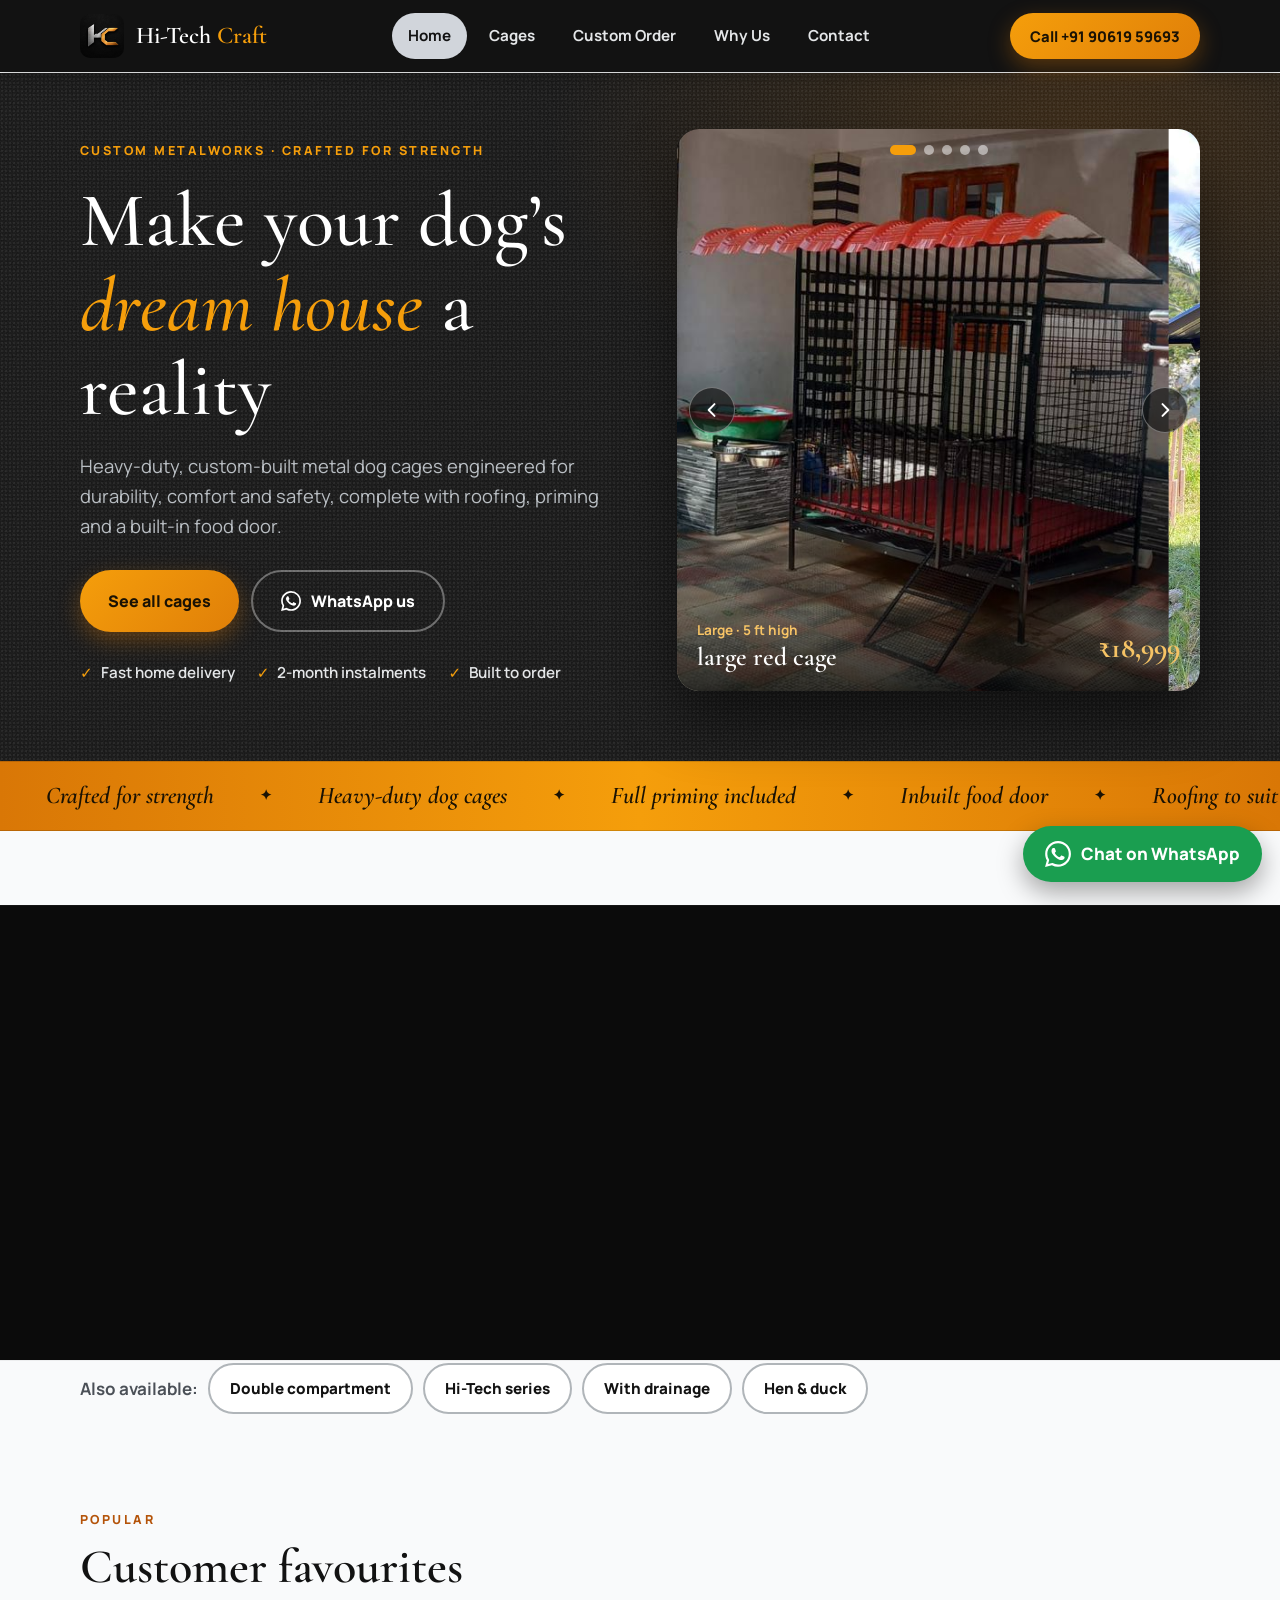
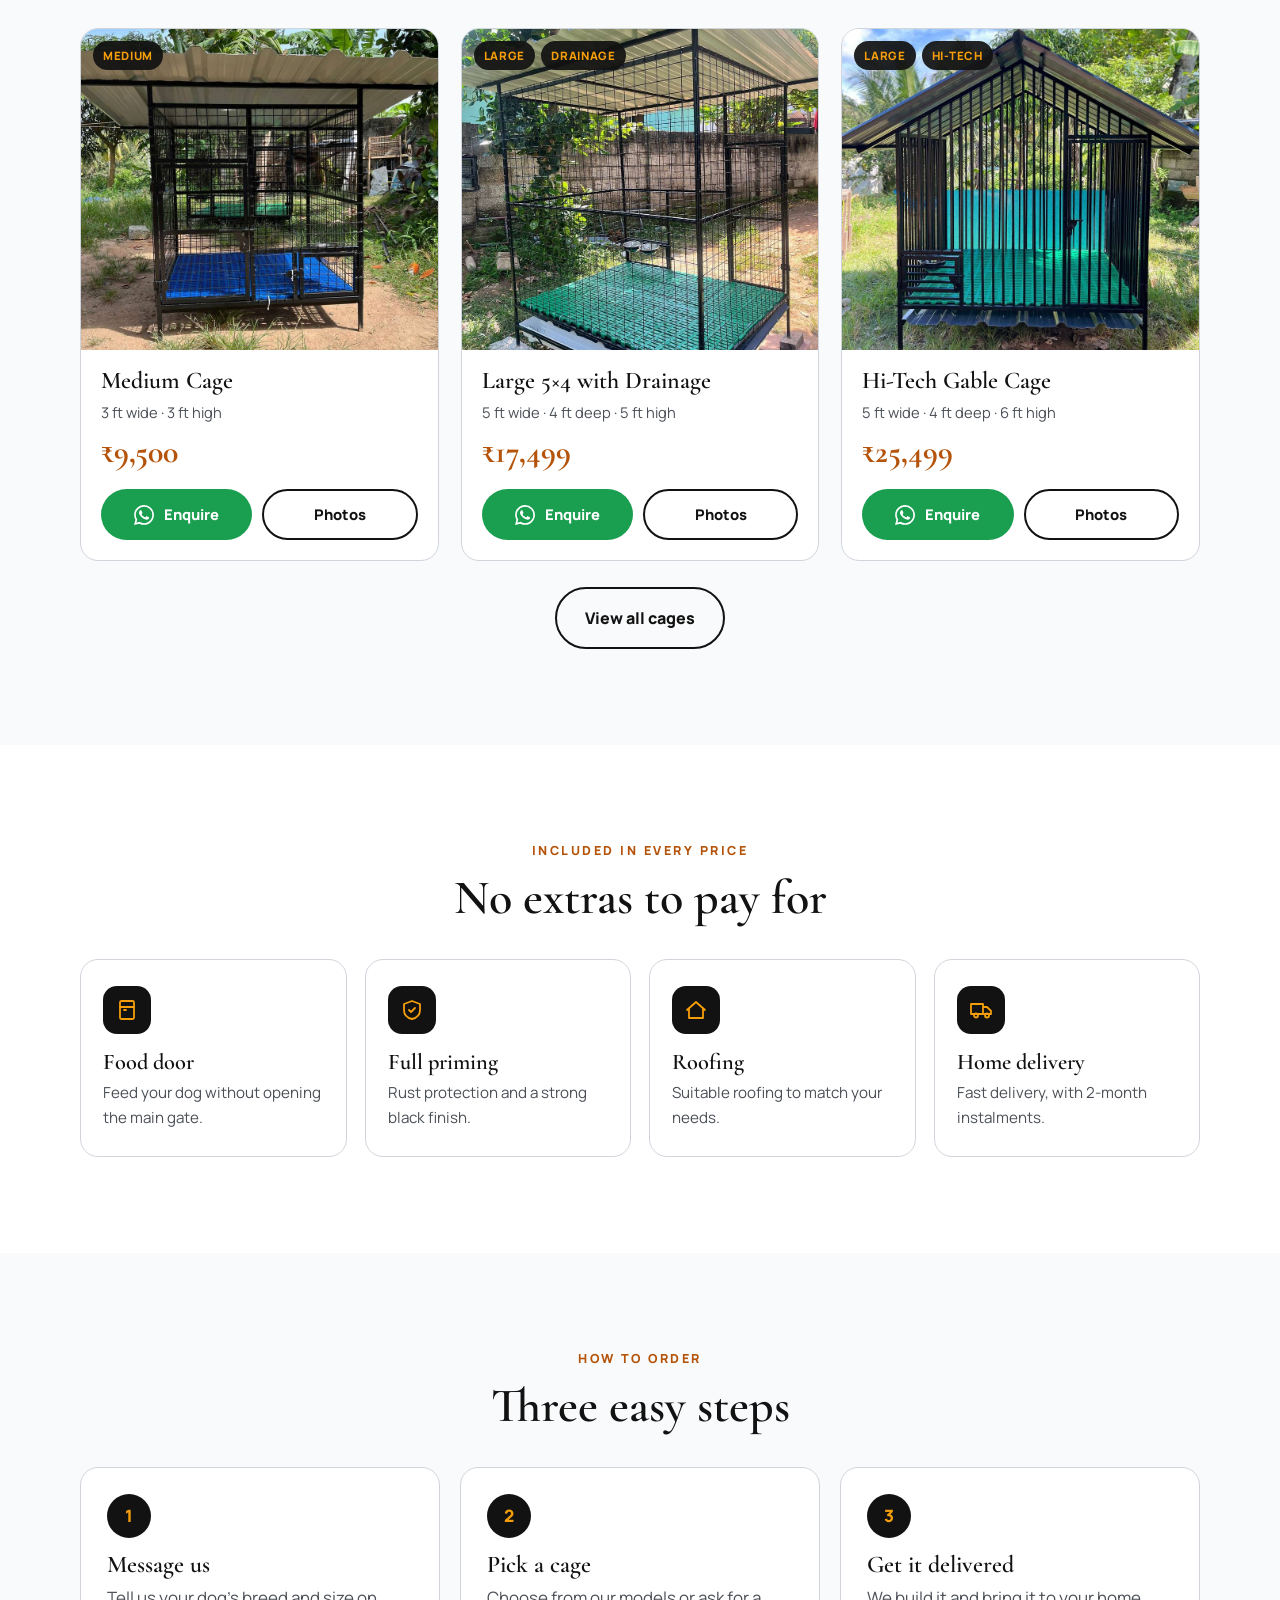
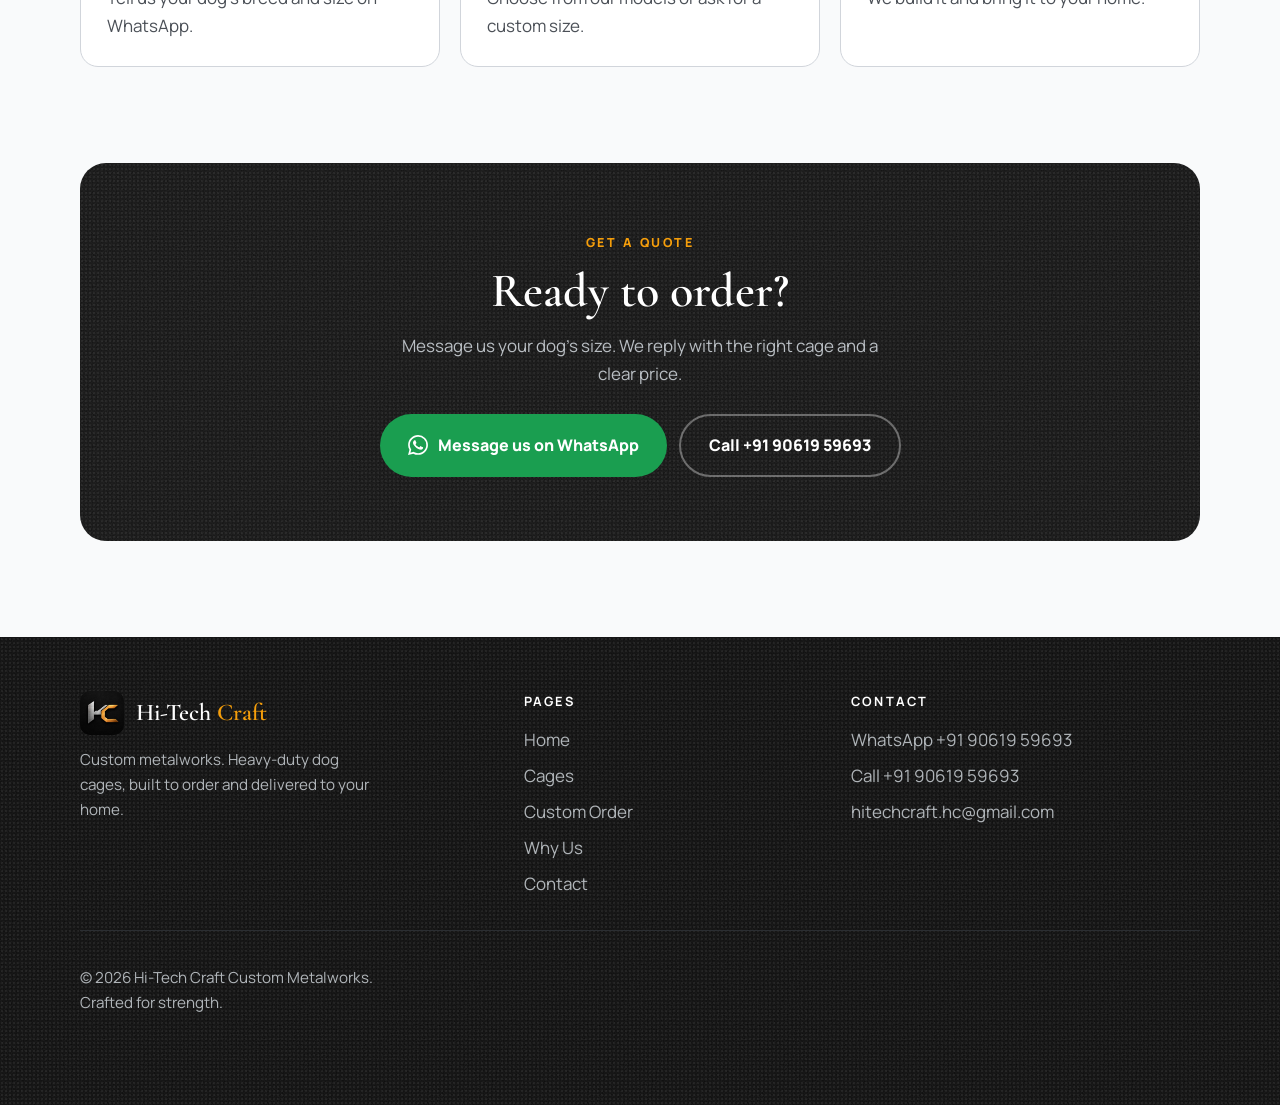
<file: index.html>
<!doctype html>
<html lang="en">
<head>
<meta charset="utf-8">
<meta name="viewport" content="width=device-width,initial-scale=1">
<title>Hi-Tech Craft | Custom Dog Cages</title>
<meta name="description" content="Heavy-duty custom dog cages from ₹4,999 with roofing, priming and a food door. Home delivery and 2-month instalments.">
<link rel="preconnect" href="https://fonts.googleapis.com"><link rel="preconnect" href="https://fonts.gstatic.com" crossorigin>
<link href="https://fonts.googleapis.com/css2?family=Cormorant+Garamond:ital,wght@0,500;0,600;0,700;1,500&family=Manrope:wght@500;600;700;800&display=swap" rel="stylesheet">
<link rel="stylesheet" href="css/style.css">
<script>(function(){var d=document.documentElement;try{if(matchMedia('(prefers-reduced-motion: reduce)').matches)return;d.classList.add('mo');if(document.getElementById&&/(^|\/)(index\.html)?$/.test(location.pathname)&&!sessionStorage.getItem('htc_intro')){d.classList.add('intro');sessionStorage.setItem('htc_intro','1')}setTimeout(function(){d.classList.add('go')},4500)}catch(e){}})()</script>
</head>
<body>
<div id="intro" aria-hidden="true"><div class="in-panel in-top"></div><div class="in-panel in-bot"></div><div class="in-glow"></div>
<div class="in-center"><div class="in-mark"><svg viewBox="0 0 104 104"><circle cx="52" cy="52" r="48"/></svg><img src="img/c00.jpg" alt=""></div>
<div class="in-name"><span>Hi-Tech</span><span>Craft</span></div><div class="in-line"></div><div class="in-tag">Crafted for strength</div></div></div>
<div id="progress"></div>
<header class="site-header"><div class="wrap nav">
<a class="brand" href="index.html"><img src="img/c00.jpg" alt=""><b>Hi-Tech <i>Craft</i></b></a>
<ul class="menu"><li><a href="index.html" class="active" aria-current="page">Home</a></li><li><a href="catalog.html">Cages</a></li><li><a href="custom.html">Custom Order</a></li><li><a href="why-us.html">Why Us</a></li><li><a href="contact.html">Contact</a></li></ul>
<a class="btn btn-gold btn-sm btn-call" href="tel:+919061959693">Call +91 90619 59693</a>
<button class="burger" aria-label="Open menu" aria-expanded="false">Menu</button>
</div></header>
<section class="hero"><div class="wrap hero-grid">
<div><span class="eyebrow">Custom metalworks · Crafted for strength</span>
<h1>Make your dog’s <em>dream house</em> a reality</h1>
<p class="lead">Heavy-duty, custom-built metal dog cages engineered for durability, comfort and safety, complete with roofing, priming and a built-in food door.</p>
<div class="cta-row"><a class="btn btn-gold" href="catalog.html">See all cages</a><a class="btn btn-ghost" target="_blank" rel="noopener" href="https://wa.me/919061959693?text=Hi%20Hi-Tech%20Craft%2C%20I%27d%20like%20to%20know%20more%20about%20your%20dog%20cages."><svg viewBox="0 0 24 24" fill="currentColor"><path d="M17.47 14.38c-.3-.15-1.76-.87-2.03-.97-.27-.1-.47-.15-.67.15-.2.3-.77.97-.94 1.16-.17.2-.35.22-.64.08-.3-.15-1.26-.46-2.39-1.48-.88-.79-1.48-1.76-1.65-2.06-.17-.3-.02-.46.13-.6.13-.13.3-.35.45-.52.15-.17.2-.3.3-.5.1-.2.05-.37-.03-.52-.07-.15-.67-1.61-.92-2.2-.24-.58-.49-.5-.67-.51h-.57c-.2 0-.52.07-.79.37-.27.3-1.04 1.02-1.04 2.48 0 1.46 1.07 2.88 1.21 3.07.15.2 2.1 3.2 5.08 4.49.71.3 1.26.49 1.69.62.71.23 1.36.2 1.87.12.57-.09 1.76-.72 2-1.41.25-.7.25-1.29.17-1.41-.07-.13-.27-.2-.57-.35m-5.42 7.4h-.01a9.87 9.87 0 01-5.03-1.38l-.36-.21-3.74.98 1-3.65-.24-.37a9.86 9.86 0 01-1.51-5.26c0-5.45 4.44-9.88 9.89-9.88 2.64 0 5.12 1.03 6.99 2.9a9.83 9.83 0 012.89 6.99c0 5.45-4.44 9.88-9.88 9.88m8.41-18.3A11.82 11.82 0 0012.05 0C5.5 0 .16 5.34.16 11.89c0 2.1.55 4.14 1.59 5.95L.06 24l6.3-1.65a11.88 11.88 0 005.69 1.45h.01c6.55 0 11.89-5.34 11.89-11.89 0-3.18-1.24-6.17-3.48-8.41z"/></svg> WhatsApp us</a></div>
<ul class="perks"><li>Fast home delivery</li><li>2-month instalments</li><li>Built to order</li></ul></div>
<div class="carousel" id="heroCar" aria-label="Featured cages"></div>
</div></section>
<div class="marquee" aria-hidden="true"><div class="mq"><span>Crafted for strength</span><span>Heavy-duty dog cages</span><span>Full priming included</span><span>Inbuilt food door</span><span>Roofing to suit you</span><span>Made to order</span><span>2-month instalments</span><span>Fast home delivery</span><span>Crafted for strength</span><span>Heavy-duty dog cages</span><span>Full priming included</span><span>Inbuilt food door</span><span>Roofing to suit you</span><span>Made to order</span><span>2-month instalments</span><span>Fast home delivery</span></div></div>

<section class="sec"><div class="wrap">
<div class="sec-head rv"><span class="eyebrow">Step 1</span><h2>Choose a size</h2></div>
<div class="sizes">
<a class="size rv" href="catalog.html#small"><img src="img/c10.jpg" alt="" loading="lazy"><div><h3>Small</h3><p>Puppies and small breeds<br><b>From ₹4,999</b></p></div></a>
<a class="size rv" href="catalog.html#medium"><img src="img/c06.jpg" alt="" loading="lazy"><div><h3>Medium</h3><p>Everyday family dogs<br><b>₹9,500</b></p></div></a>
<a class="size rv" href="catalog.html#large"><img src="img/c16.jpg" alt="" loading="lazy"><div><h3>Large</h3><p>Big, active breeds<br><b>From ₹13,000</b></p></div></a>
</div>
<div class="more-types rv"><span>Also available:</span><a class="chip" href="catalog.html#double">Double compartment</a><a class="chip" href="catalog.html#hitech">Hi-Tech series</a><a class="chip" href="catalog.html#drainage">With drainage</a><a class="chip" href="catalog.html#birds">Hen &amp; duck</a></div>
</div></section>

<section class="sec" style="padding-top:0"><div class="wrap">
<div class="sec-head rv"><span class="eyebrow">Popular</span><h2>Customer favourites</h2></div>
<div class="pgrid" id="popular"></div>
<p style="margin-top:26px;text-align:center"><a class="btn btn-line" href="catalog.html">View all cages</a></p>
</div></section>

<section class="sec" style="background:var(--card)"><div class="wrap">
<div class="sec-head center rv"><span class="eyebrow">Included in every price</span><h2>No extras to pay for</h2></div>
<div class="feats">
<div class="feat rv"><div class="ic"><svg viewBox="0 0 24 24" fill="none" stroke="currentColor" stroke-width="1.8" stroke-linecap="round" stroke-linejoin="round"><rect x="5" y="3" width="14" height="18" rx="1.5"/><path d="M9 12h2M5 9h14"/></svg></div><h3>Food door</h3><p>Feed your dog without opening the main gate.</p></div>
<div class="feat rv"><div class="ic"><svg viewBox="0 0 24 24" fill="none" stroke="currentColor" stroke-width="1.8" stroke-linecap="round" stroke-linejoin="round"><path d="M12 3l8 3v6c0 5-3.5 8-8 9-4.5-1-8-4-8-9V6z"/><path d="M9 12l2 2 4-4"/></svg></div><h3>Full priming</h3><p>Rust protection and a strong black finish.</p></div>
<div class="feat rv"><div class="ic"><svg viewBox="0 0 24 24" fill="none" stroke="currentColor" stroke-width="1.8" stroke-linecap="round" stroke-linejoin="round"><path d="M3 12l9-8 9 8"/><path d="M5 11v9h14v-9"/></svg></div><h3>Roofing</h3><p>Suitable roofing to match your needs.</p></div>
<div class="feat rv"><div class="ic"><svg viewBox="0 0 24 24" fill="none" stroke="currentColor" stroke-width="1.8" stroke-linecap="round" stroke-linejoin="round"><path d="M2 6h12v10H2zM14 9h4l4 4v3h-8z"/><circle cx="7" cy="17.5" r="2"/><circle cx="18" cy="17.5" r="2"/></svg></div><h3>Home delivery</h3><p>Fast delivery, with 2-month instalments.</p></div>
</div></div></section>

<section class="sec"><div class="wrap">
<div class="sec-head center rv"><span class="eyebrow">How to order</span><h2>Three easy steps</h2></div>
<div class="steps">
<div class="step rv"><h3>Message us</h3><p>Tell us your dog’s breed and size on WhatsApp.</p></div>
<div class="step rv"><h3>Pick a cage</h3><p>Choose from our models or ask for a custom size.</p></div>
<div class="step rv"><h3>Get it delivered</h3><p>We build it and bring it to your home.</p></div>
</div></div></section>
<section class="sec" style="padding-top:0"><div class="wrap"><div class="band rv"><span class="eyebrow">Get a quote</span><h2>Ready to order?</h2><p>Message us your dog’s size. We reply with the right cage and a clear price.</p>
<div class="cta-row"><a class="btn btn-wa" target="_blank" rel="noopener" href="https://wa.me/919061959693?text=Hi%20Hi-Tech%20Craft%2C%20I%27d%20like%20to%20know%20more%20about%20your%20dog%20cages."><svg viewBox="0 0 24 24" fill="currentColor"><path d="M17.47 14.38c-.3-.15-1.76-.87-2.03-.97-.27-.1-.47-.15-.67.15-.2.3-.77.97-.94 1.16-.17.2-.35.22-.64.08-.3-.15-1.26-.46-2.39-1.48-.88-.79-1.48-1.76-1.65-2.06-.17-.3-.02-.46.13-.6.13-.13.3-.35.45-.52.15-.17.2-.3.3-.5.1-.2.05-.37-.03-.52-.07-.15-.67-1.61-.92-2.2-.24-.58-.49-.5-.67-.51h-.57c-.2 0-.52.07-.79.37-.27.3-1.04 1.02-1.04 2.48 0 1.46 1.07 2.88 1.21 3.07.15.2 2.1 3.2 5.08 4.49.71.3 1.26.49 1.69.62.71.23 1.36.2 1.87.12.57-.09 1.76-.72 2-1.41.25-.7.25-1.29.17-1.41-.07-.13-.27-.2-.57-.35m-5.42 7.4h-.01a9.87 9.87 0 01-5.03-1.38l-.36-.21-3.74.98 1-3.65-.24-.37a9.86 9.86 0 01-1.51-5.26c0-5.45 4.44-9.88 9.89-9.88 2.64 0 5.12 1.03 6.99 2.9a9.83 9.83 0 012.89 6.99c0 5.45-4.44 9.88-9.88 9.88m8.41-18.3A11.82 11.82 0 0012.05 0C5.5 0 .16 5.34.16 11.89c0 2.1.55 4.14 1.59 5.95L.06 24l6.3-1.65a11.88 11.88 0 005.69 1.45h.01c6.55 0 11.89-5.34 11.89-11.89 0-3.18-1.24-6.17-3.48-8.41z"/></svg> Message us on WhatsApp</a><a class="btn btn-ghost" href="tel:+919061959693">Call +91 90619 59693</a></div></div></div></section>

<footer class="footer"><div class="wrap">
<div class="foot-grid">
<div><a class="brand" href="index.html"><img src="img/c00.jpg" alt=""><b>Hi-Tech <i>Craft</i></b></a><p>Custom metalworks. Heavy-duty dog cages, built to order and delivered to your home.</p></div>
<div><h4>Pages</h4><ul><li><a href="index.html">Home</a></li><li><a href="catalog.html">Cages</a></li><li><a href="custom.html">Custom Order</a></li><li><a href="why-us.html">Why Us</a></li><li><a href="contact.html">Contact</a></li></ul></div>
<div><h4>Contact</h4><ul><li><a target="_blank" rel="noopener" href="https://wa.me/919061959693?text=Hi%20Hi-Tech%20Craft%2C%20I%27d%20like%20to%20know%20more%20about%20your%20dog%20cages.">WhatsApp +91 90619 59693</a></li><li><a href="tel:+919061959693">Call +91 90619 59693</a></li><li><a href="mailto:hitechcraft.hc@gmail.com">hitechcraft.hc@gmail.com</a></li></ul></div>
</div>
<p class="foot-bot">© <span data-year></span> Hi-Tech Craft Custom Metalworks. Crafted for strength.</p>
</div></footer>
<a class="fab" target="_blank" rel="noopener" href="https://wa.me/919061959693?text=Hi%20Hi-Tech%20Craft%2C%20I%27d%20like%20to%20know%20more%20about%20your%20dog%20cages."><svg viewBox="0 0 24 24" fill="currentColor"><path d="M17.47 14.38c-.3-.15-1.76-.87-2.03-.97-.27-.1-.47-.15-.67.15-.2.3-.77.97-.94 1.16-.17.2-.35.22-.64.08-.3-.15-1.26-.46-2.39-1.48-.88-.79-1.48-1.76-1.65-2.06-.17-.3-.02-.46.13-.6.13-.13.3-.35.45-.52.15-.17.2-.3.3-.5.1-.2.05-.37-.03-.52-.07-.15-.67-1.61-.92-2.2-.24-.58-.49-.5-.67-.51h-.57c-.2 0-.52.07-.79.37-.27.3-1.04 1.02-1.04 2.48 0 1.46 1.07 2.88 1.21 3.07.15.2 2.1 3.2 5.08 4.49.71.3 1.26.49 1.69.62.71.23 1.36.2 1.87.12.57-.09 1.76-.72 2-1.41.25-.7.25-1.29.17-1.41-.07-.13-.27-.2-.57-.35m-5.42 7.4h-.01a9.87 9.87 0 01-5.03-1.38l-.36-.21-3.74.98 1-3.65-.24-.37a9.86 9.86 0 01-1.51-5.26c0-5.45 4.44-9.88 9.89-9.88 2.64 0 5.12 1.03 6.99 2.9a9.83 9.83 0 012.89 6.99c0 5.45-4.44 9.88-9.88 9.88m8.41-18.3A11.82 11.82 0 0012.05 0C5.5 0 .16 5.34.16 11.89c0 2.1.55 4.14 1.59 5.95L.06 24l6.3-1.65a11.88 11.88 0 005.69 1.45h.01c6.55 0 11.89-5.34 11.89-11.89 0-3.18-1.24-6.17-3.48-8.41z"/></svg> Chat on WhatsApp</a>
<div class="modal" id="modal"></div>
<script src="js/products.js"></script>
<script src="js/app.js"></script>
</body>
</html>
</file>
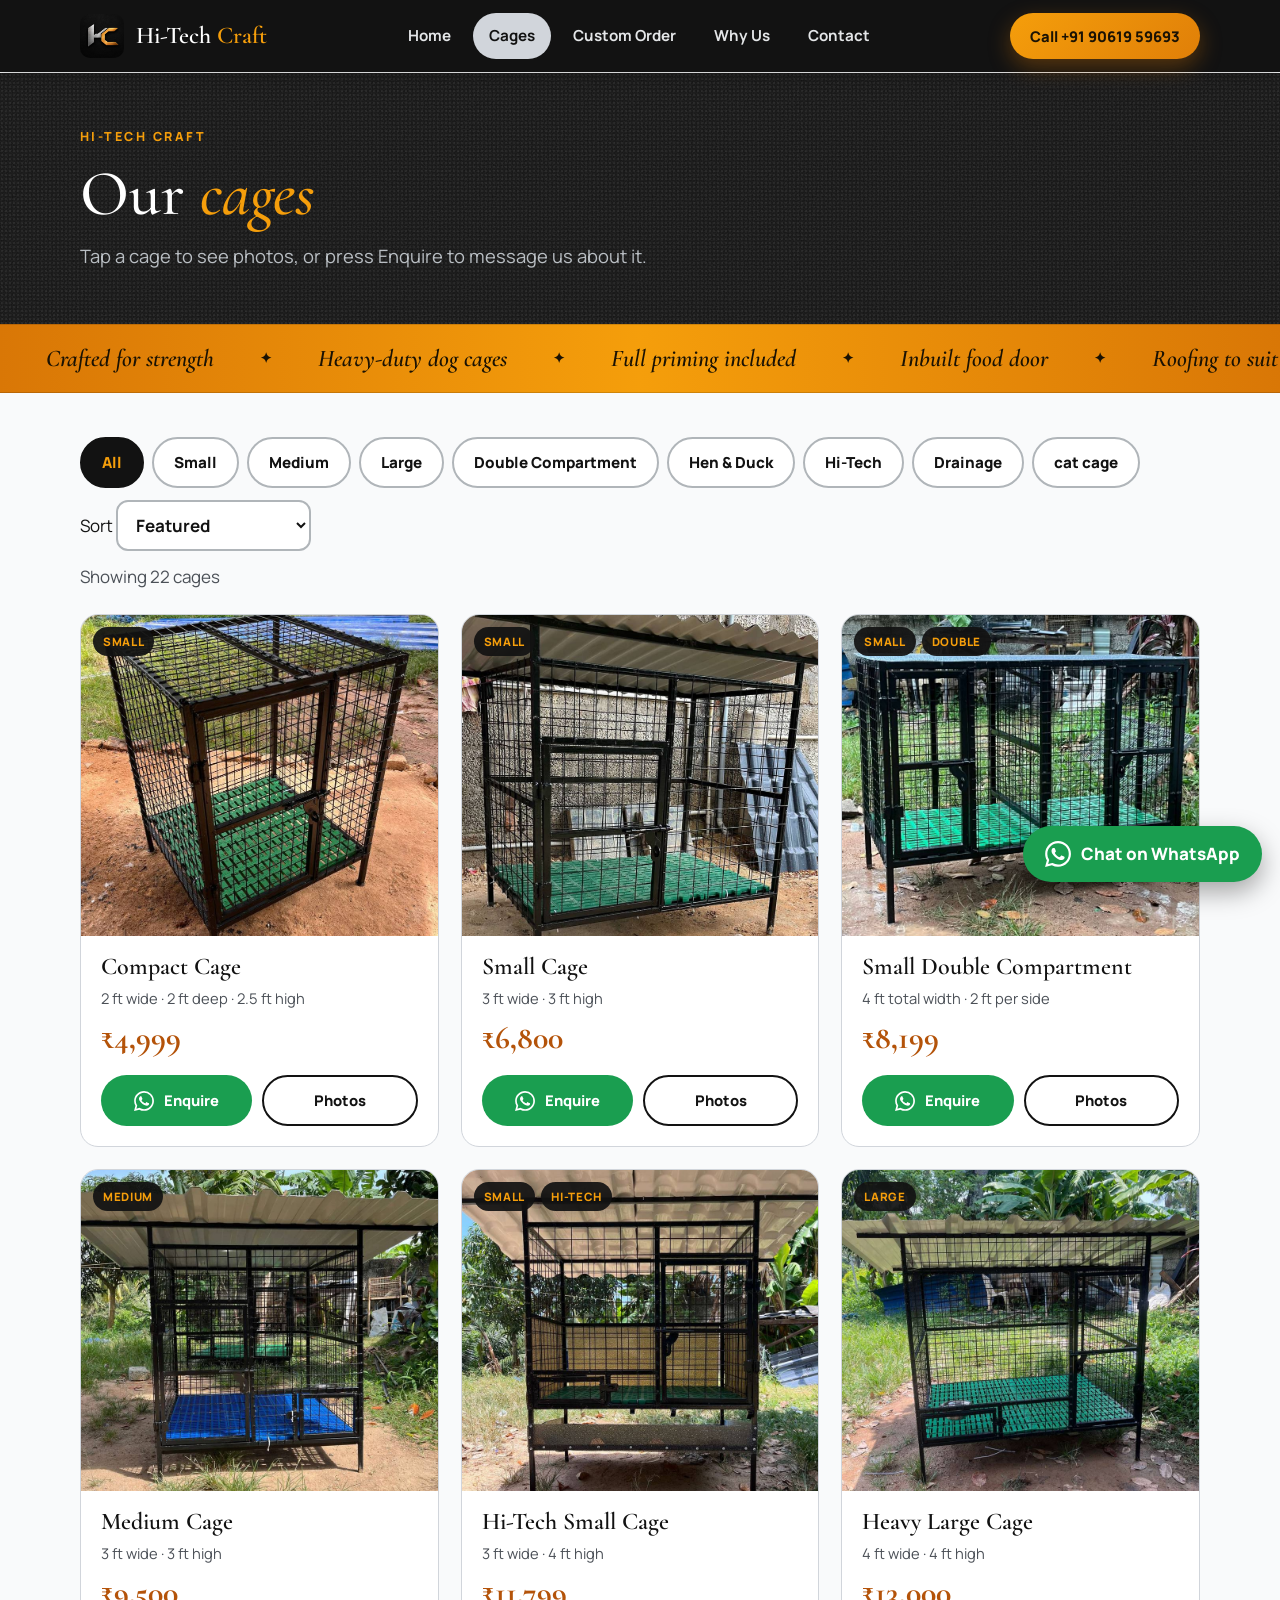
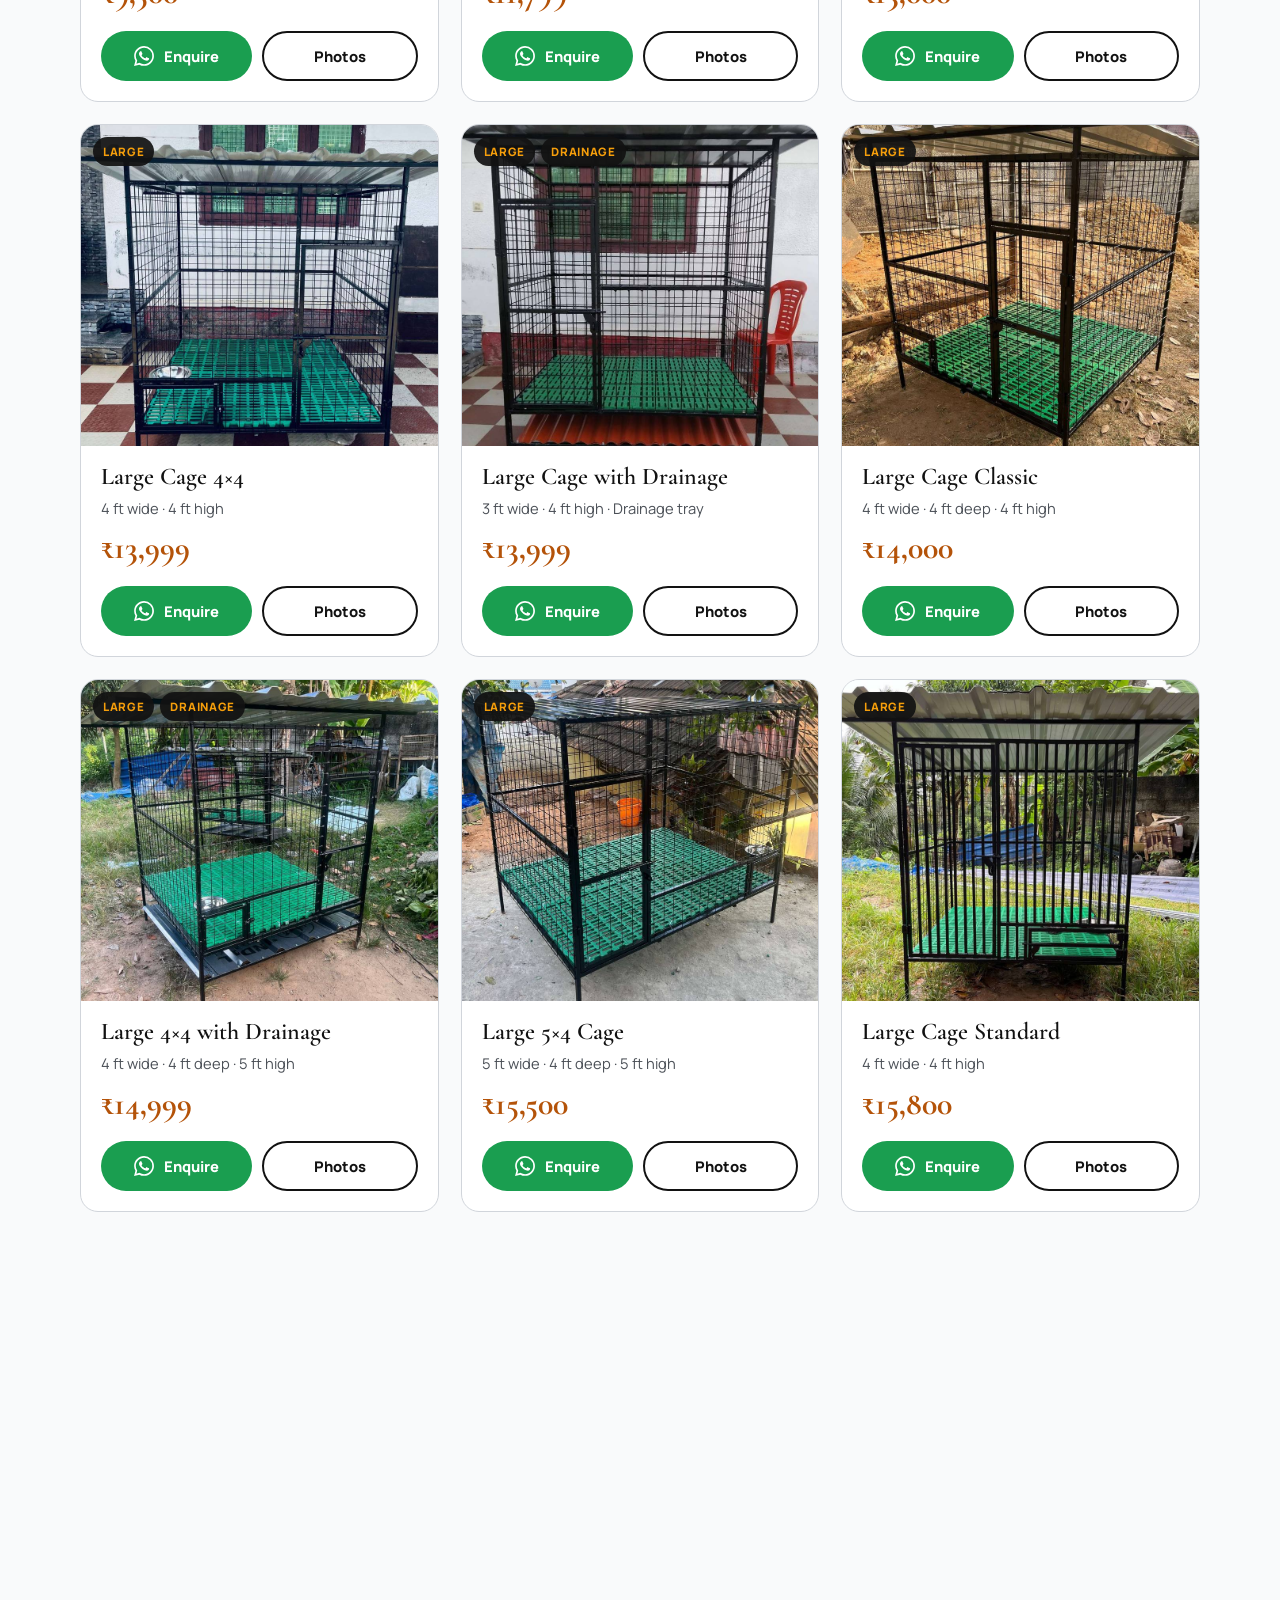
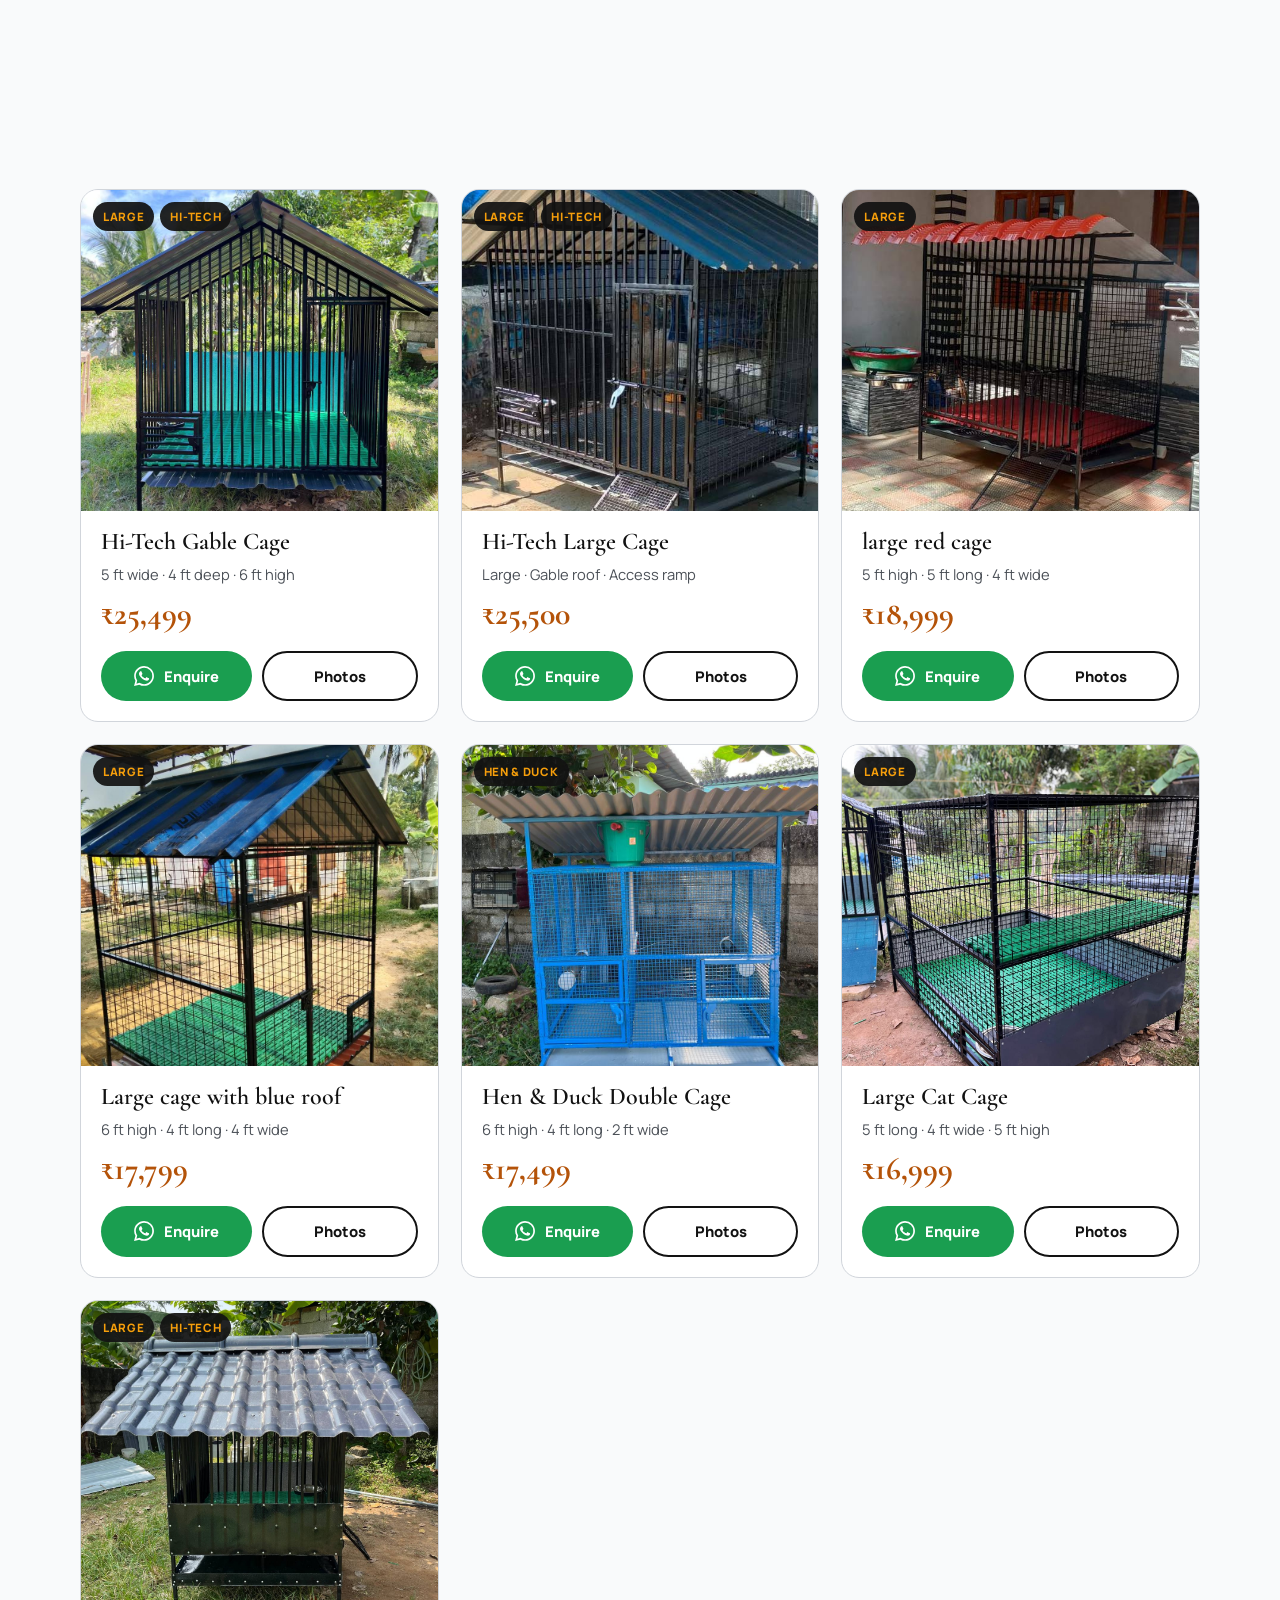
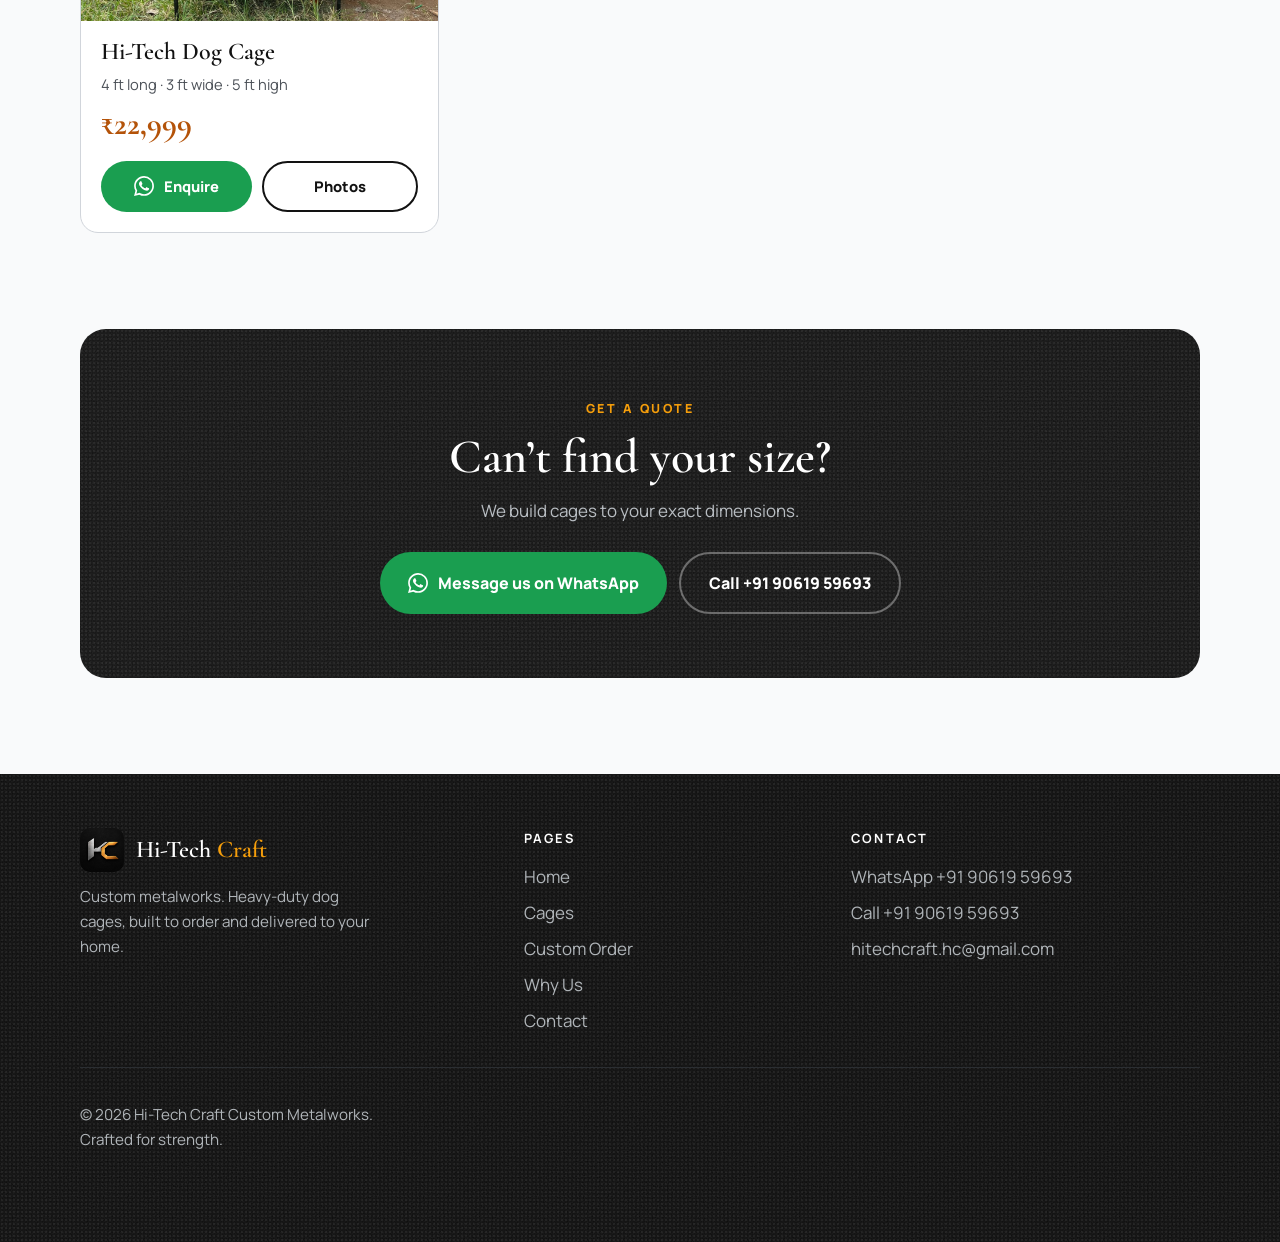
<file: catalog.html>
<!doctype html>
<html lang="en">
<head>
<meta charset="utf-8">
<meta name="viewport" content="width=device-width,initial-scale=1">
<title>Cages | Hi-Tech Craft</title>
<meta name="description" content="All Hi-Tech Craft dog cage models with sizes and prices.">
<link rel="preconnect" href="https://fonts.googleapis.com"><link rel="preconnect" href="https://fonts.gstatic.com" crossorigin>
<link href="https://fonts.googleapis.com/css2?family=Cormorant+Garamond:ital,wght@0,500;0,600;0,700;1,500&family=Manrope:wght@500;600;700;800&display=swap" rel="stylesheet">
<link rel="stylesheet" href="css/style.css">
<script>(function(){var d=document.documentElement;try{if(matchMedia('(prefers-reduced-motion: reduce)').matches)return;d.classList.add('mo');if(document.getElementById&&/(^|\/)(index\.html)?$/.test(location.pathname)&&!sessionStorage.getItem('htc_intro')){d.classList.add('intro');sessionStorage.setItem('htc_intro','1')}setTimeout(function(){d.classList.add('go')},4500)}catch(e){}})()</script>
</head>
<body>
<div id="progress"></div>
<header class="site-header"><div class="wrap nav">
<a class="brand" href="index.html"><img src="img/c00.jpg" alt=""><b>Hi-Tech <i>Craft</i></b></a>
<ul class="menu"><li><a href="index.html">Home</a></li><li><a href="catalog.html" class="active" aria-current="page">Cages</a></li><li><a href="custom.html">Custom Order</a></li><li><a href="why-us.html">Why Us</a></li><li><a href="contact.html">Contact</a></li></ul>
<a class="btn btn-gold btn-sm btn-call" href="tel:+919061959693">Call +91 90619 59693</a>
<button class="burger" aria-label="Open menu" aria-expanded="false">Menu</button>
</div></header>
<section class="phead"><div class="wrap"><span class="eyebrow">Hi-Tech Craft</span><h1>Our <em>cages</em></h1><p class="lead">Tap a cage to see photos, or press Enquire to message us about it.</p></div></section>
<div class="marquee" aria-hidden="true"><div class="mq"><span>Crafted for strength</span><span>Heavy-duty dog cages</span><span>Full priming included</span><span>Inbuilt food door</span><span>Roofing to suit you</span><span>Made to order</span><span>2-month instalments</span><span>Fast home delivery</span><span>Crafted for strength</span><span>Heavy-duty dog cages</span><span>Full priming included</span><span>Inbuilt food door</span><span>Roofing to suit you</span><span>Made to order</span><span>2-month instalments</span><span>Fast home delivery</span></div></div>
<section class="sec" style="padding-top:44px"><div class="wrap">
<div class="filters"><div class="chips" id="chips"></div>
<label>Sort <select id="sort"><option value="default">Featured</option><option value="low">Price: low to high</option><option value="high">Price: high to low</option></select></label></div>
<p class="count" id="count"></p><div class="pgrid" id="catalog"></div></div></section>
<section class="sec" style="padding-top:0"><div class="wrap"><div class="band rv"><span class="eyebrow">Get a quote</span><h2>Can’t find your size?</h2><p>We build cages to your exact dimensions.</p>
<div class="cta-row"><a class="btn btn-wa" target="_blank" rel="noopener" href="https://wa.me/919061959693?text=Hi%20Hi-Tech%20Craft%2C%20I%27d%20like%20to%20know%20more%20about%20your%20dog%20cages."><svg viewBox="0 0 24 24" fill="currentColor"><path d="M17.47 14.38c-.3-.15-1.76-.87-2.03-.97-.27-.1-.47-.15-.67.15-.2.3-.77.97-.94 1.16-.17.2-.35.22-.64.08-.3-.15-1.26-.46-2.39-1.48-.88-.79-1.48-1.76-1.65-2.06-.17-.3-.02-.46.13-.6.13-.13.3-.35.45-.52.15-.17.2-.3.3-.5.1-.2.05-.37-.03-.52-.07-.15-.67-1.61-.92-2.2-.24-.58-.49-.5-.67-.51h-.57c-.2 0-.52.07-.79.37-.27.3-1.04 1.02-1.04 2.48 0 1.46 1.07 2.88 1.21 3.07.15.2 2.1 3.2 5.08 4.49.71.3 1.26.49 1.69.62.71.23 1.36.2 1.87.12.57-.09 1.76-.72 2-1.41.25-.7.25-1.29.17-1.41-.07-.13-.27-.2-.57-.35m-5.42 7.4h-.01a9.87 9.87 0 01-5.03-1.38l-.36-.21-3.74.98 1-3.65-.24-.37a9.86 9.86 0 01-1.51-5.26c0-5.45 4.44-9.88 9.89-9.88 2.64 0 5.12 1.03 6.99 2.9a9.83 9.83 0 012.89 6.99c0 5.45-4.44 9.88-9.88 9.88m8.41-18.3A11.82 11.82 0 0012.05 0C5.5 0 .16 5.34.16 11.89c0 2.1.55 4.14 1.59 5.95L.06 24l6.3-1.65a11.88 11.88 0 005.69 1.45h.01c6.55 0 11.89-5.34 11.89-11.89 0-3.18-1.24-6.17-3.48-8.41z"/></svg> Message us on WhatsApp</a><a class="btn btn-ghost" href="tel:+919061959693">Call +91 90619 59693</a></div></div></div></section>
<footer class="footer"><div class="wrap">
<div class="foot-grid">
<div><a class="brand" href="index.html"><img src="img/c00.jpg" alt=""><b>Hi-Tech <i>Craft</i></b></a><p>Custom metalworks. Heavy-duty dog cages, built to order and delivered to your home.</p></div>
<div><h4>Pages</h4><ul><li><a href="index.html">Home</a></li><li><a href="catalog.html">Cages</a></li><li><a href="custom.html">Custom Order</a></li><li><a href="why-us.html">Why Us</a></li><li><a href="contact.html">Contact</a></li></ul></div>
<div><h4>Contact</h4><ul><li><a target="_blank" rel="noopener" href="https://wa.me/919061959693?text=Hi%20Hi-Tech%20Craft%2C%20I%27d%20like%20to%20know%20more%20about%20your%20dog%20cages.">WhatsApp +91 90619 59693</a></li><li><a href="tel:+919061959693">Call +91 90619 59693</a></li><li><a href="mailto:hitechcraft.hc@gmail.com">hitechcraft.hc@gmail.com</a></li></ul></div>
</div>
<p class="foot-bot">© <span data-year></span> Hi-Tech Craft Custom Metalworks. Crafted for strength.</p>
</div></footer>
<a class="fab" target="_blank" rel="noopener" href="https://wa.me/919061959693?text=Hi%20Hi-Tech%20Craft%2C%20I%27d%20like%20to%20know%20more%20about%20your%20dog%20cages."><svg viewBox="0 0 24 24" fill="currentColor"><path d="M17.47 14.38c-.3-.15-1.76-.87-2.03-.97-.27-.1-.47-.15-.67.15-.2.3-.77.97-.94 1.16-.17.2-.35.22-.64.08-.3-.15-1.26-.46-2.39-1.48-.88-.79-1.48-1.76-1.65-2.06-.17-.3-.02-.46.13-.6.13-.13.3-.35.45-.52.15-.17.2-.3.3-.5.1-.2.05-.37-.03-.52-.07-.15-.67-1.61-.92-2.2-.24-.58-.49-.5-.67-.51h-.57c-.2 0-.52.07-.79.37-.27.3-1.04 1.02-1.04 2.48 0 1.46 1.07 2.88 1.21 3.07.15.2 2.1 3.2 5.08 4.49.71.3 1.26.49 1.69.62.71.23 1.36.2 1.87.12.57-.09 1.76-.72 2-1.41.25-.7.25-1.29.17-1.41-.07-.13-.27-.2-.57-.35m-5.42 7.4h-.01a9.87 9.87 0 01-5.03-1.38l-.36-.21-3.74.98 1-3.65-.24-.37a9.86 9.86 0 01-1.51-5.26c0-5.45 4.44-9.88 9.89-9.88 2.64 0 5.12 1.03 6.99 2.9a9.83 9.83 0 012.89 6.99c0 5.45-4.44 9.88-9.88 9.88m8.41-18.3A11.82 11.82 0 0012.05 0C5.5 0 .16 5.34.16 11.89c0 2.1.55 4.14 1.59 5.95L.06 24l6.3-1.65a11.88 11.88 0 005.69 1.45h.01c6.55 0 11.89-5.34 11.89-11.89 0-3.18-1.24-6.17-3.48-8.41z"/></svg> Chat on WhatsApp</a>
<div class="modal" id="modal"></div>
<script src="js/products.js"></script>
<script src="js/app.js"></script>
</body>
</html>
</file>
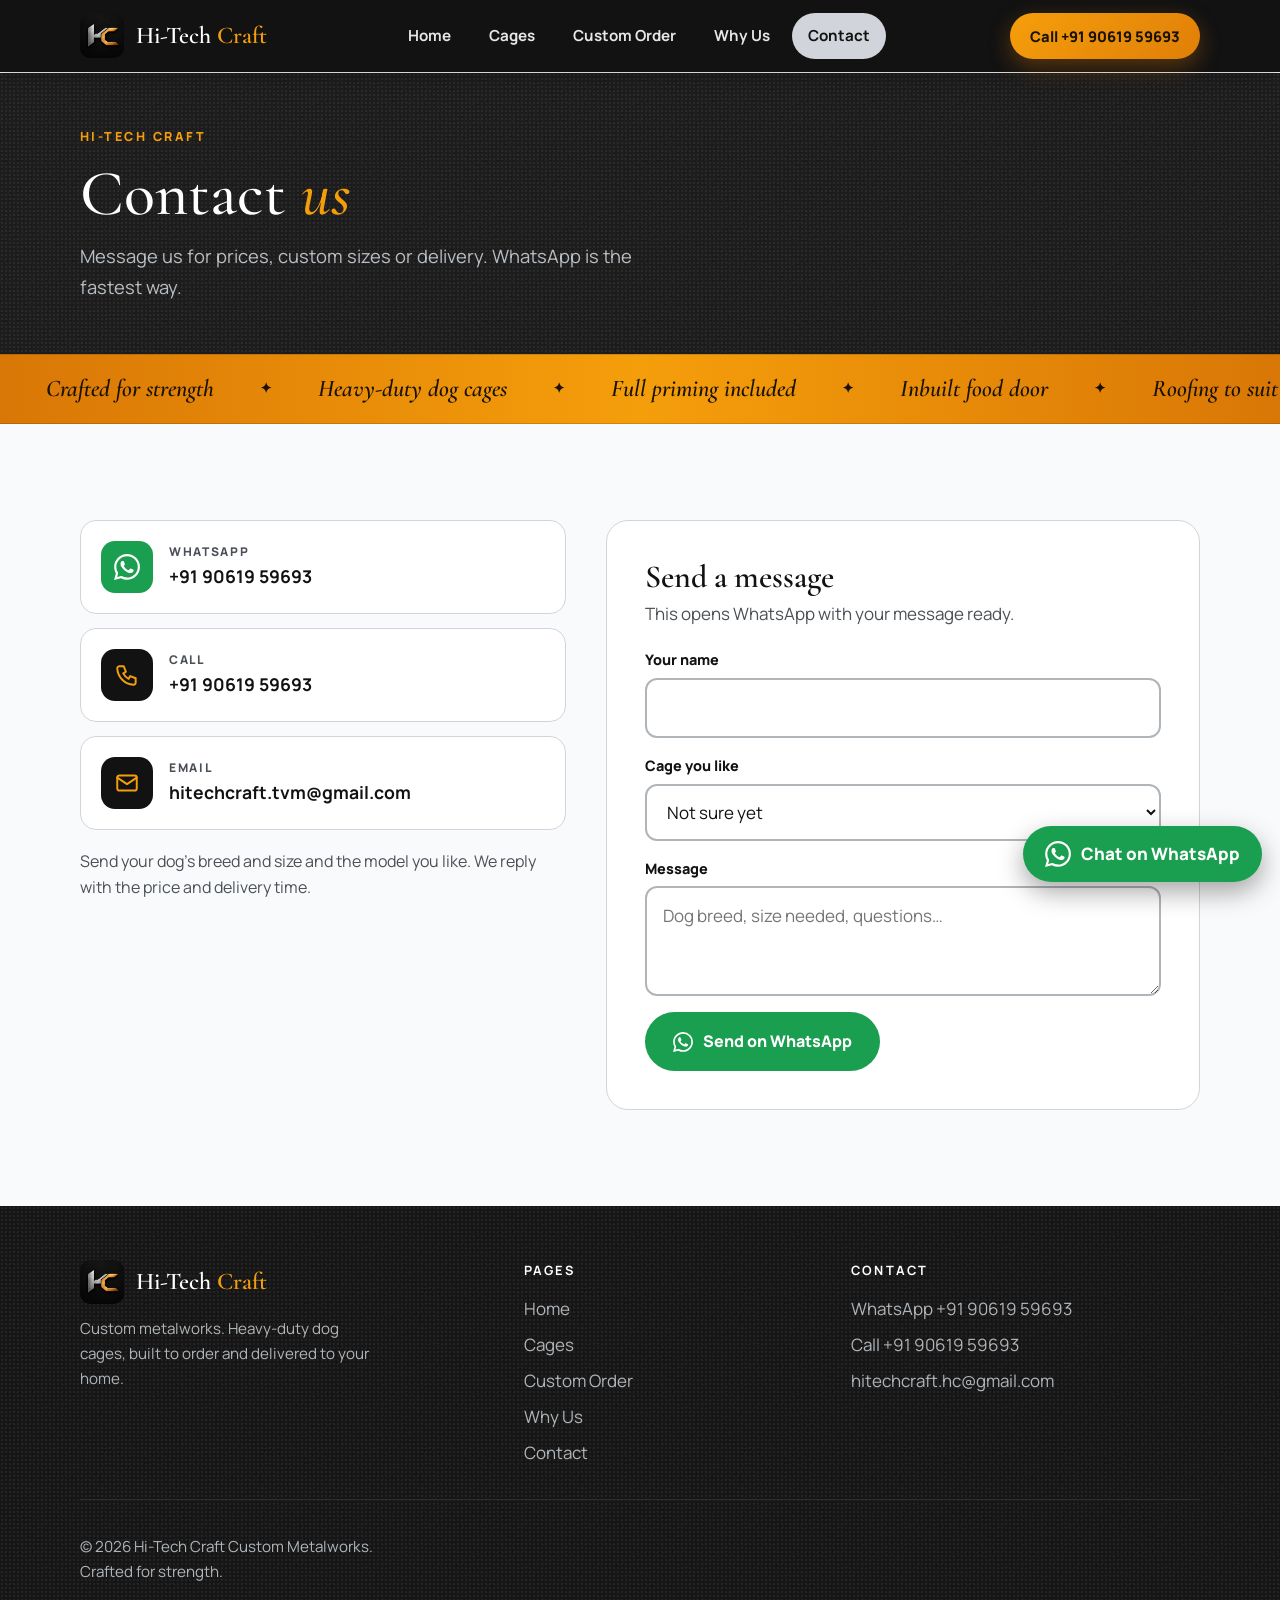
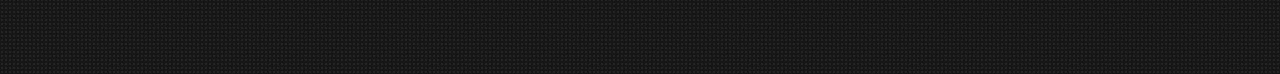
<file: contact.html>
<!doctype html>
<html lang="en">
<head>
<meta charset="utf-8">
<meta name="viewport" content="width=device-width,initial-scale=1">
<title>Contact | Hi-Tech Craft</title>
<meta name="description" content="WhatsApp, call or email Hi-Tech Craft.">
<link rel="preconnect" href="https://fonts.googleapis.com"><link rel="preconnect" href="https://fonts.gstatic.com" crossorigin>
<link href="https://fonts.googleapis.com/css2?family=Cormorant+Garamond:ital,wght@0,500;0,600;0,700;1,500&family=Manrope:wght@500;600;700;800&display=swap" rel="stylesheet">
<link rel="stylesheet" href="css/style.css">
<script>(function(){var d=document.documentElement;try{if(matchMedia('(prefers-reduced-motion: reduce)').matches)return;d.classList.add('mo');if(document.getElementById&&/(^|\/)(index\.html)?$/.test(location.pathname)&&!sessionStorage.getItem('htc_intro')){d.classList.add('intro');sessionStorage.setItem('htc_intro','1')}setTimeout(function(){d.classList.add('go')},4500)}catch(e){}})()</script>
</head>
<body>
<div id="progress"></div>
<header class="site-header"><div class="wrap nav">
<a class="brand" href="index.html"><img src="img/c00.jpg" alt=""><b>Hi-Tech <i>Craft</i></b></a>
<ul class="menu"><li><a href="index.html">Home</a></li><li><a href="catalog.html">Cages</a></li><li><a href="custom.html">Custom Order</a></li><li><a href="why-us.html">Why Us</a></li><li><a href="contact.html" class="active" aria-current="page">Contact</a></li></ul>
<a class="btn btn-gold btn-sm btn-call" href="tel:+919061959693">Call +91 90619 59693</a>
<button class="burger" aria-label="Open menu" aria-expanded="false">Menu</button>
</div></header>
<section class="phead"><div class="wrap"><span class="eyebrow">Hi-Tech Craft</span><h1>Contact <em>us</em></h1><p class="lead">Message us for prices, custom sizes or delivery. WhatsApp is the fastest way.</p></div></section>
<div class="marquee" aria-hidden="true"><div class="mq"><span>Crafted for strength</span><span>Heavy-duty dog cages</span><span>Full priming included</span><span>Inbuilt food door</span><span>Roofing to suit you</span><span>Made to order</span><span>2-month instalments</span><span>Fast home delivery</span><span>Crafted for strength</span><span>Heavy-duty dog cages</span><span>Full priming included</span><span>Inbuilt food door</span><span>Roofing to suit you</span><span>Made to order</span><span>2-month instalments</span><span>Fast home delivery</span></div></div>
<section class="sec"><div class="wrap"><div class="contact-grid">
<div>
<a class="ccard" target="_blank" rel="noopener" href="https://wa.me/919061959693?text=Hi%20Hi-Tech%20Craft%2C%20I%27d%20like%20to%20know%20more%20about%20your%20dog%20cages."><span class="ic" style="background:var(--wa);color:#fff"><svg viewBox="0 0 24 24" fill="currentColor"><path d="M17.47 14.38c-.3-.15-1.76-.87-2.03-.97-.27-.1-.47-.15-.67.15-.2.3-.77.97-.94 1.16-.17.2-.35.22-.64.08-.3-.15-1.26-.46-2.39-1.48-.88-.79-1.48-1.76-1.65-2.06-.17-.3-.02-.46.13-.6.13-.13.3-.35.45-.52.15-.17.2-.3.3-.5.1-.2.05-.37-.03-.52-.07-.15-.67-1.61-.92-2.2-.24-.58-.49-.5-.67-.51h-.57c-.2 0-.52.07-.79.37-.27.3-1.04 1.02-1.04 2.48 0 1.46 1.07 2.88 1.21 3.07.15.2 2.1 3.2 5.08 4.49.71.3 1.26.49 1.69.62.71.23 1.36.2 1.87.12.57-.09 1.76-.72 2-1.41.25-.7.25-1.29.17-1.41-.07-.13-.27-.2-.57-.35m-5.42 7.4h-.01a9.87 9.87 0 01-5.03-1.38l-.36-.21-3.74.98 1-3.65-.24-.37a9.86 9.86 0 01-1.51-5.26c0-5.45 4.44-9.88 9.89-9.88 2.64 0 5.12 1.03 6.99 2.9a9.83 9.83 0 012.89 6.99c0 5.45-4.44 9.88-9.88 9.88m8.41-18.3A11.82 11.82 0 0012.05 0C5.5 0 .16 5.34.16 11.89c0 2.1.55 4.14 1.59 5.95L.06 24l6.3-1.65a11.88 11.88 0 005.69 1.45h.01c6.55 0 11.89-5.34 11.89-11.89 0-3.18-1.24-6.17-3.48-8.41z"/></svg></span><div><small>WhatsApp</small><b>+91 90619 59693</b></div></a>
<a class="ccard" href="tel:+919061959693"><span class="ic"><svg viewBox="0 0 24 24" fill="none" stroke="currentColor" stroke-width="1.8" stroke-linecap="round" stroke-linejoin="round"><path d="M5 4h4l2 5-2.5 1.5a11 11 0 005 5L15 13l5 2v4a2 2 0 01-2 2A16 16 0 013 6a2 2 0 012-2z"/></svg></span><div><small>Call</small><b>+91 90619 59693</b></div></a>
<a class="ccard" href="mailto:hitechcraft.tvm@gmail.com"><span class="ic"><svg viewBox="0 0 24 24" fill="none" stroke="currentColor" stroke-width="1.8" stroke-linecap="round" stroke-linejoin="round"><rect x="3" y="5" width="18" height="14" rx="2"/><path d="M3 7l9 6 9-6"/></svg></span><div><small>Email</small><b>hitechcraft.tvm@gmail.com</b></div></a>
<p class="lead" style="margin-top:18px;font-size:1rem">Send your dog’s breed and size and the model you like. We reply with the price and delivery time.</p></div>
<form class="card" data-wa="contact"><h2>Send a message</h2><p>This opens WhatsApp with your message ready.</p>
<div class="field"><label for="n2">Your name</label><input id="n2" name="name" required autocomplete="name"></div>
<div class="field"><label for="mo">Cage you like</label><select id="mo" name="model"><option value="">Not sure yet</option></select></div>
<div class="field"><label for="m2">Message</label><textarea id="m2" name="message" placeholder="Dog breed, size needed, questions…"></textarea></div>
<button class="btn btn-wa" type="submit"><svg viewBox="0 0 24 24" fill="currentColor"><path d="M17.47 14.38c-.3-.15-1.76-.87-2.03-.97-.27-.1-.47-.15-.67.15-.2.3-.77.97-.94 1.16-.17.2-.35.22-.64.08-.3-.15-1.26-.46-2.39-1.48-.88-.79-1.48-1.76-1.65-2.06-.17-.3-.02-.46.13-.6.13-.13.3-.35.45-.52.15-.17.2-.3.3-.5.1-.2.05-.37-.03-.52-.07-.15-.67-1.61-.92-2.2-.24-.58-.49-.5-.67-.51h-.57c-.2 0-.52.07-.79.37-.27.3-1.04 1.02-1.04 2.48 0 1.46 1.07 2.88 1.21 3.07.15.2 2.1 3.2 5.08 4.49.71.3 1.26.49 1.69.62.71.23 1.36.2 1.87.12.57-.09 1.76-.72 2-1.41.25-.7.25-1.29.17-1.41-.07-.13-.27-.2-.57-.35m-5.42 7.4h-.01a9.87 9.87 0 01-5.03-1.38l-.36-.21-3.74.98 1-3.65-.24-.37a9.86 9.86 0 01-1.51-5.26c0-5.45 4.44-9.88 9.89-9.88 2.64 0 5.12 1.03 6.99 2.9a9.83 9.83 0 012.89 6.99c0 5.45-4.44 9.88-9.88 9.88m8.41-18.3A11.82 11.82 0 0012.05 0C5.5 0 .16 5.34.16 11.89c0 2.1.55 4.14 1.59 5.95L.06 24l6.3-1.65a11.88 11.88 0 005.69 1.45h.01c6.55 0 11.89-5.34 11.89-11.89 0-3.18-1.24-6.17-3.48-8.41z"/></svg> Send on WhatsApp</button></form>
</div></div></section>

<footer class="footer"><div class="wrap">
<div class="foot-grid">
<div><a class="brand" href="index.html"><img src="img/c00.jpg" alt=""><b>Hi-Tech <i>Craft</i></b></a><p>Custom metalworks. Heavy-duty dog cages, built to order and delivered to your home.</p></div>
<div><h4>Pages</h4><ul><li><a href="index.html">Home</a></li><li><a href="catalog.html">Cages</a></li><li><a href="custom.html">Custom Order</a></li><li><a href="why-us.html">Why Us</a></li><li><a href="contact.html">Contact</a></li></ul></div>
<div><h4>Contact</h4><ul><li><a target="_blank" rel="noopener" href="https://wa.me/919061959693?text=Hi%20Hi-Tech%20Craft%2C%20I%27d%20like%20to%20know%20more%20about%20your%20dog%20cages.">WhatsApp +91 90619 59693</a></li><li><a href="tel:+919061959693">Call +91 90619 59693</a></li><li><a href="mailto:hitechcraft.hc@gmail.com">hitechcraft.hc@gmail.com</a></li></ul></div>
</div>
<p class="foot-bot">© <span data-year></span> Hi-Tech Craft Custom Metalworks. Crafted for strength.</p>
</div></footer>
<a class="fab" target="_blank" rel="noopener" href="https://wa.me/919061959693?text=Hi%20Hi-Tech%20Craft%2C%20I%27d%20like%20to%20know%20more%20about%20your%20dog%20cages."><svg viewBox="0 0 24 24" fill="currentColor"><path d="M17.47 14.38c-.3-.15-1.76-.87-2.03-.97-.27-.1-.47-.15-.67.15-.2.3-.77.97-.94 1.16-.17.2-.35.22-.64.08-.3-.15-1.26-.46-2.39-1.48-.88-.79-1.48-1.76-1.65-2.06-.17-.3-.02-.46.13-.6.13-.13.3-.35.45-.52.15-.17.2-.3.3-.5.1-.2.05-.37-.03-.52-.07-.15-.67-1.61-.92-2.2-.24-.58-.49-.5-.67-.51h-.57c-.2 0-.52.07-.79.37-.27.3-1.04 1.02-1.04 2.48 0 1.46 1.07 2.88 1.21 3.07.15.2 2.1 3.2 5.08 4.49.71.3 1.26.49 1.69.62.71.23 1.36.2 1.87.12.57-.09 1.76-.72 2-1.41.25-.7.25-1.29.17-1.41-.07-.13-.27-.2-.57-.35m-5.42 7.4h-.01a9.87 9.87 0 01-5.03-1.38l-.36-.21-3.74.98 1-3.65-.24-.37a9.86 9.86 0 01-1.51-5.26c0-5.45 4.44-9.88 9.89-9.88 2.64 0 5.12 1.03 6.99 2.9a9.83 9.83 0 012.89 6.99c0 5.45-4.44 9.88-9.88 9.88m8.41-18.3A11.82 11.82 0 0012.05 0C5.5 0 .16 5.34.16 11.89c0 2.1.55 4.14 1.59 5.95L.06 24l6.3-1.65a11.88 11.88 0 005.69 1.45h.01c6.55 0 11.89-5.34 11.89-11.89 0-3.18-1.24-6.17-3.48-8.41z"/></svg> Chat on WhatsApp</a>
<div class="modal" id="modal"></div>
<script src="js/products.js"></script>
<script src="js/app.js"></script>
</body>
</html>
</file>
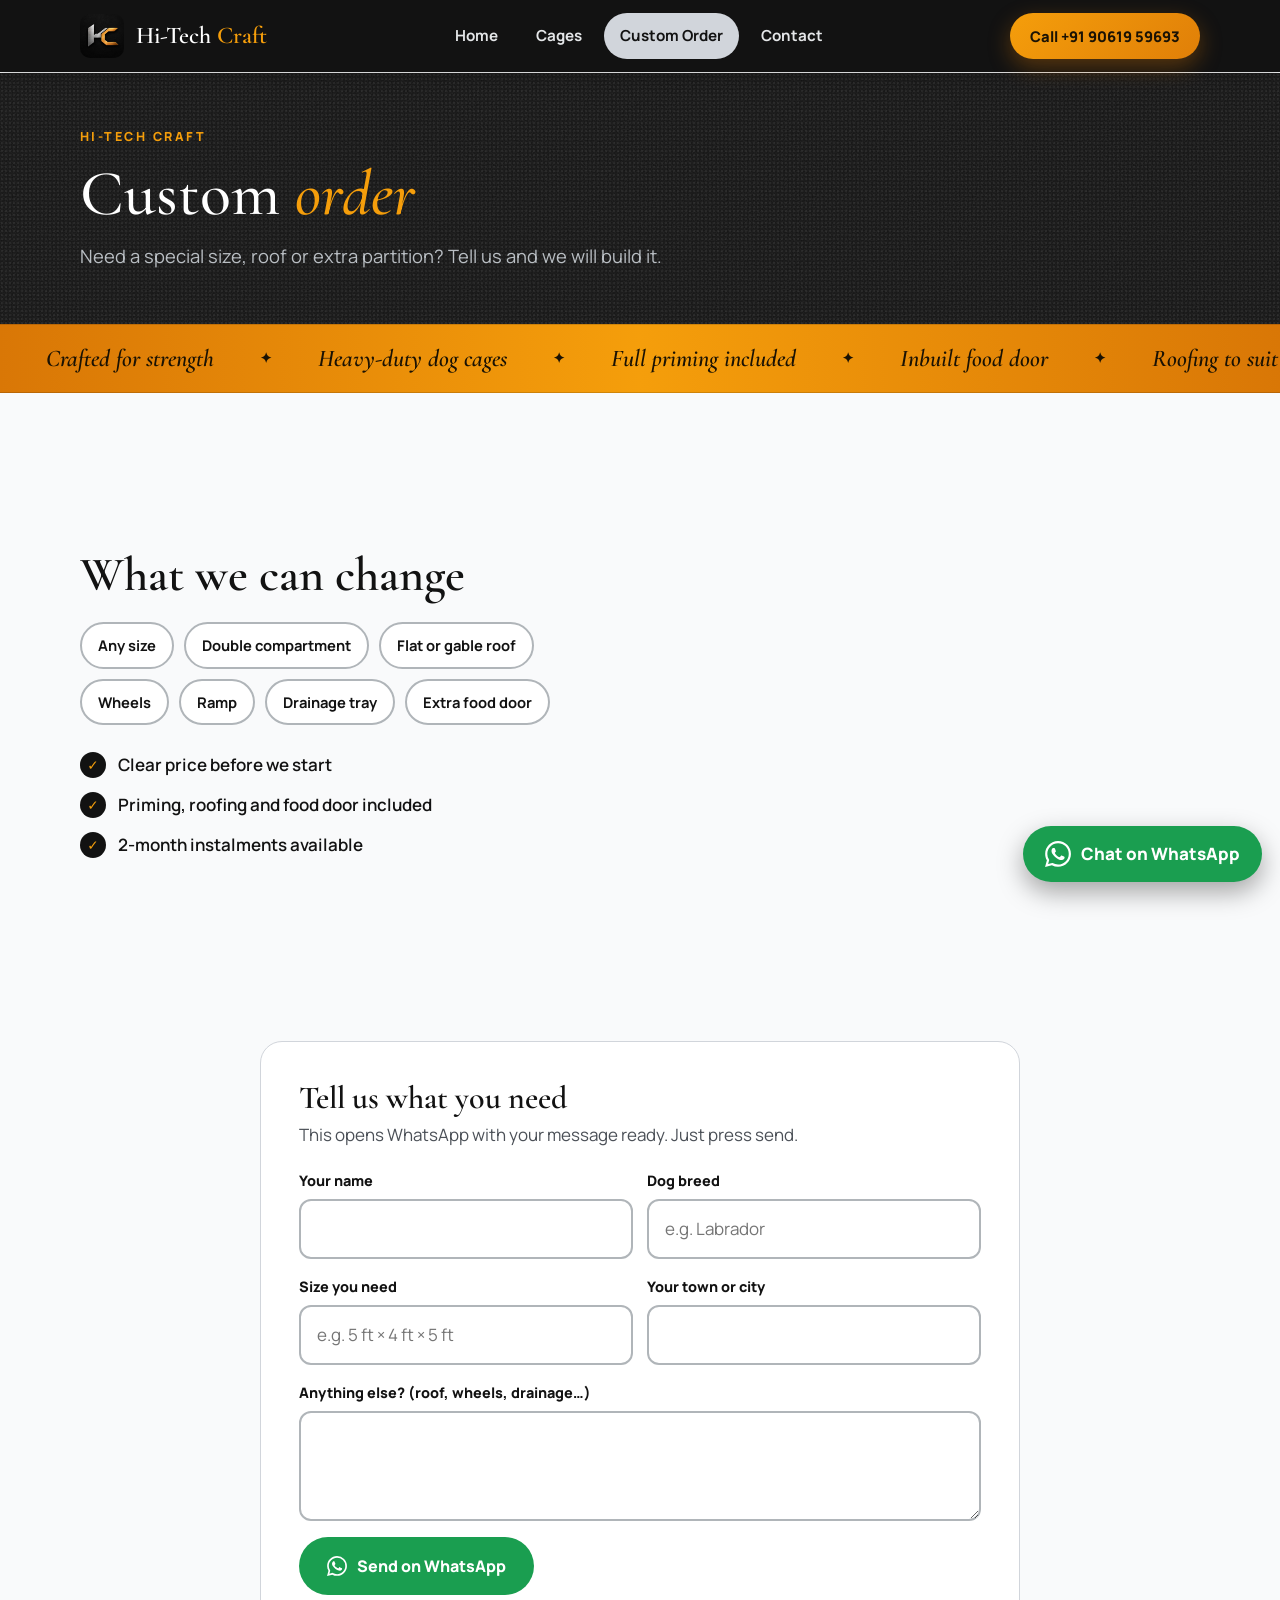
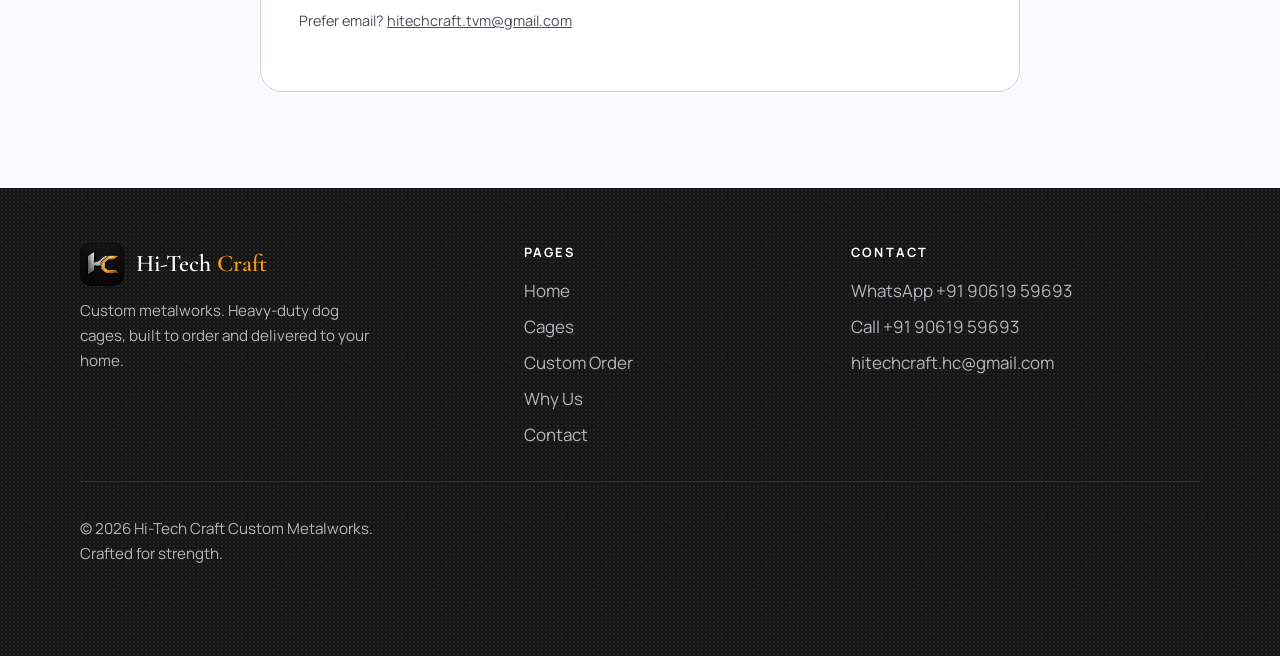
<file: custom.html>
<!doctype html>
<html lang="en">
<head>
<meta charset="utf-8">
<meta name="viewport" content="width=device-width,initial-scale=1">
<title>Custom Order | Hi-Tech Craft</title>
<meta name="description" content="Order a custom dog cage in your size, with your roof and extras.">
<link rel="preconnect" href="https://fonts.googleapis.com"><link rel="preconnect" href="https://fonts.gstatic.com" crossorigin>
<link href="https://fonts.googleapis.com/css2?family=Cormorant+Garamond:ital,wght@0,500;0,600;0,700;1,500&family=Manrope:wght@500;600;700;800&display=swap" rel="stylesheet">
<link rel="stylesheet" href="css/style.css">
<script>(function(){var d=document.documentElement;try{if(matchMedia('(prefers-reduced-motion: reduce)').matches)return;d.classList.add('mo');if(document.getElementById&&/(^|\/)(index\.html)?$/.test(location.pathname)&&!sessionStorage.getItem('htc_intro')){d.classList.add('intro');sessionStorage.setItem('htc_intro','1')}setTimeout(function(){d.classList.add('go')},4500)}catch(e){}})()</script>
</head>
<body>
<div id="progress"></div>
<header class="site-header"><div class="wrap nav">
<a class="brand" href="index.html"><img src="img/c00.jpg" alt=""><b>Hi-Tech <i>Craft</i></b></a>
<ul class="menu"><li><a href="index.html">Home</a></li><li><a href="catalog.html">Cages</a></li><li><a href="custom.html" class="active" aria-current="page">Custom Order</a></li><li><a href="contact.html">Contact</a></li></ul>
<a class="btn btn-gold btn-sm btn-call" href="tel:+919061959693">Call +91 90619 59693</a>
<button class="burger" aria-label="Open menu" aria-expanded="false">Menu</button>
</div></header>
<section class="phead"><div class="wrap"><span class="eyebrow">Hi-Tech Craft</span><h1>Custom <em>order</em></h1><p class="lead">Need a special size, roof or extra partition? Tell us and we will build it.</p></div></section>
<div class="marquee" aria-hidden="true"><div class="mq"><span>Crafted for strength</span><span>Heavy-duty dog cages</span><span>Full priming included</span><span>Inbuilt food door</span><span>Roofing to suit you</span><span>Made to order</span><span>2-month instalments</span><span>Fast home delivery</span><span>Crafted for strength</span><span>Heavy-duty dog cages</span><span>Full priming included</span><span>Inbuilt food door</span><span>Roofing to suit you</span><span>Made to order</span><span>2-month instalments</span><span>Fast home delivery</span></div></div>
<section class="sec"><div class="wrap"><div class="split">
<div><h2>What we can change</h2>
<div class="opts"><span>Any size</span><span>Double compartment</span><span>Flat or gable roof</span><span>Wheels</span><span>Ramp</span><span>Drainage tray</span><span>Extra food door</span></div>
<ul class="tick"><li>Clear price before we start</li><li>Priming, roofing and food door included</li><li>2-month instalments available</li></ul></div>
<div class="frame"><img src="img/c11.jpg" alt="Custom roofed dog cage" loading="lazy"></div></div></div></section>
<section class="sec" style="padding-top:0"><div class="wrap" style="max-width:760px">
<form class="card" data-wa="custom"><h2>Tell us what you need</h2><p>This opens WhatsApp with your message ready. Just press send.</p>
<div class="row"><div class="field"><label for="n1">Your name</label><input id="n1" name="name" required autocomplete="name"></div><div class="field"><label for="b1">Dog breed</label><input id="b1" name="breed" placeholder="e.g. Labrador"></div></div>
<div class="row"><div class="field"><label for="s1">Size you need</label><input id="s1" name="size" placeholder="e.g. 5 ft × 4 ft × 5 ft"></div><div class="field"><label for="c1">Your town or city</label><input id="c1" name="city"></div></div>
<div class="field"><label for="m1">Anything else? (roof, wheels, drainage…)</label><textarea id="m1" name="message"></textarea></div>
<button class="btn btn-wa" type="submit"><svg viewBox="0 0 24 24" fill="currentColor"><path d="M17.47 14.38c-.3-.15-1.76-.87-2.03-.97-.27-.1-.47-.15-.67.15-.2.3-.77.97-.94 1.16-.17.2-.35.22-.64.08-.3-.15-1.26-.46-2.39-1.48-.88-.79-1.48-1.76-1.65-2.06-.17-.3-.02-.46.13-.6.13-.13.3-.35.45-.52.15-.17.2-.3.3-.5.1-.2.05-.37-.03-.52-.07-.15-.67-1.61-.92-2.2-.24-.58-.49-.5-.67-.51h-.57c-.2 0-.52.07-.79.37-.27.3-1.04 1.02-1.04 2.48 0 1.46 1.07 2.88 1.21 3.07.15.2 2.1 3.2 5.08 4.49.71.3 1.26.49 1.69.62.71.23 1.36.2 1.87.12.57-.09 1.76-.72 2-1.41.25-.7.25-1.29.17-1.41-.07-.13-.27-.2-.57-.35m-5.42 7.4h-.01a9.87 9.87 0 01-5.03-1.38l-.36-.21-3.74.98 1-3.65-.24-.37a9.86 9.86 0 01-1.51-5.26c0-5.45 4.44-9.88 9.89-9.88 2.64 0 5.12 1.03 6.99 2.9a9.83 9.83 0 012.89 6.99c0 5.45-4.44 9.88-9.88 9.88m8.41-18.3A11.82 11.82 0 0012.05 0C5.5 0 .16 5.34.16 11.89c0 2.1.55 4.14 1.59 5.95L.06 24l6.3-1.65a11.88 11.88 0 005.69 1.45h.01c6.55 0 11.89-5.34 11.89-11.89 0-3.18-1.24-6.17-3.48-8.41z"/></svg> Send on WhatsApp</button>
<p class="fnote">Prefer email? <a href="mailto:hitechcraft.tvm@gmail.com">hitechcraft.tvm@gmail.com</a></p></form></div></section>

<footer class="footer"><div class="wrap">
<div class="foot-grid">
<div><a class="brand" href="index.html"><img src="img/c00.jpg" alt=""><b>Hi-Tech <i>Craft</i></b></a><p>Custom metalworks. Heavy-duty dog cages, built to order and delivered to your home.</p></div>
<div><h4>Pages</h4><ul><li><a href="index.html">Home</a></li><li><a href="catalog.html">Cages</a></li><li><a href="custom.html">Custom Order</a></li><li><a href="why-us.html">Why Us</a></li><li><a href="contact.html">Contact</a></li></ul></div>
<div><h4>Contact</h4><ul><li><a target="_blank" rel="noopener" href="https://wa.me/919061959693?text=Hi%20Hi-Tech%20Craft%2C%20I%27d%20like%20to%20know%20more%20about%20your%20dog%20cages.">WhatsApp +91 90619 59693</a></li><li><a href="tel:+919061959693">Call +91 90619 59693</a></li><li><a href="mailto:hitechcraft.hc@gmail.com">hitechcraft.hc@gmail.com</a></li></ul></div>
</div>
<p class="foot-bot">© <span data-year></span> Hi-Tech Craft Custom Metalworks. Crafted for strength.</p>
</div></footer>
<a class="fab" target="_blank" rel="noopener" href="https://wa.me/919061959693?text=Hi%20Hi-Tech%20Craft%2C%20I%27d%20like%20to%20know%20more%20about%20your%20dog%20cages."><svg viewBox="0 0 24 24" fill="currentColor"><path d="M17.47 14.38c-.3-.15-1.76-.87-2.03-.97-.27-.1-.47-.15-.67.15-.2.3-.77.97-.94 1.16-.17.2-.35.22-.64.08-.3-.15-1.26-.46-2.39-1.48-.88-.79-1.48-1.76-1.65-2.06-.17-.3-.02-.46.13-.6.13-.13.3-.35.45-.52.15-.17.2-.3.3-.5.1-.2.05-.37-.03-.52-.07-.15-.67-1.61-.92-2.2-.24-.58-.49-.5-.67-.51h-.57c-.2 0-.52.07-.79.37-.27.3-1.04 1.02-1.04 2.48 0 1.46 1.07 2.88 1.21 3.07.15.2 2.1 3.2 5.08 4.49.71.3 1.26.49 1.69.62.71.23 1.36.2 1.87.12.57-.09 1.76-.72 2-1.41.25-.7.25-1.29.17-1.41-.07-.13-.27-.2-.57-.35m-5.42 7.4h-.01a9.87 9.87 0 01-5.03-1.38l-.36-.21-3.74.98 1-3.65-.24-.37a9.86 9.86 0 01-1.51-5.26c0-5.45 4.44-9.88 9.89-9.88 2.64 0 5.12 1.03 6.99 2.9a9.83 9.83 0 012.89 6.99c0 5.45-4.44 9.88-9.88 9.88m8.41-18.3A11.82 11.82 0 0012.05 0C5.5 0 .16 5.34.16 11.89c0 2.1.55 4.14 1.59 5.95L.06 24l6.3-1.65a11.88 11.88 0 005.69 1.45h.01c6.55 0 11.89-5.34 11.89-11.89 0-3.18-1.24-6.17-3.48-8.41z"/></svg> Chat on WhatsApp</a>
<div class="modal" id="modal"></div>
<script src="js/products.js"></script>
<script src="js/app.js"></script>
</body>
</html>
</file>
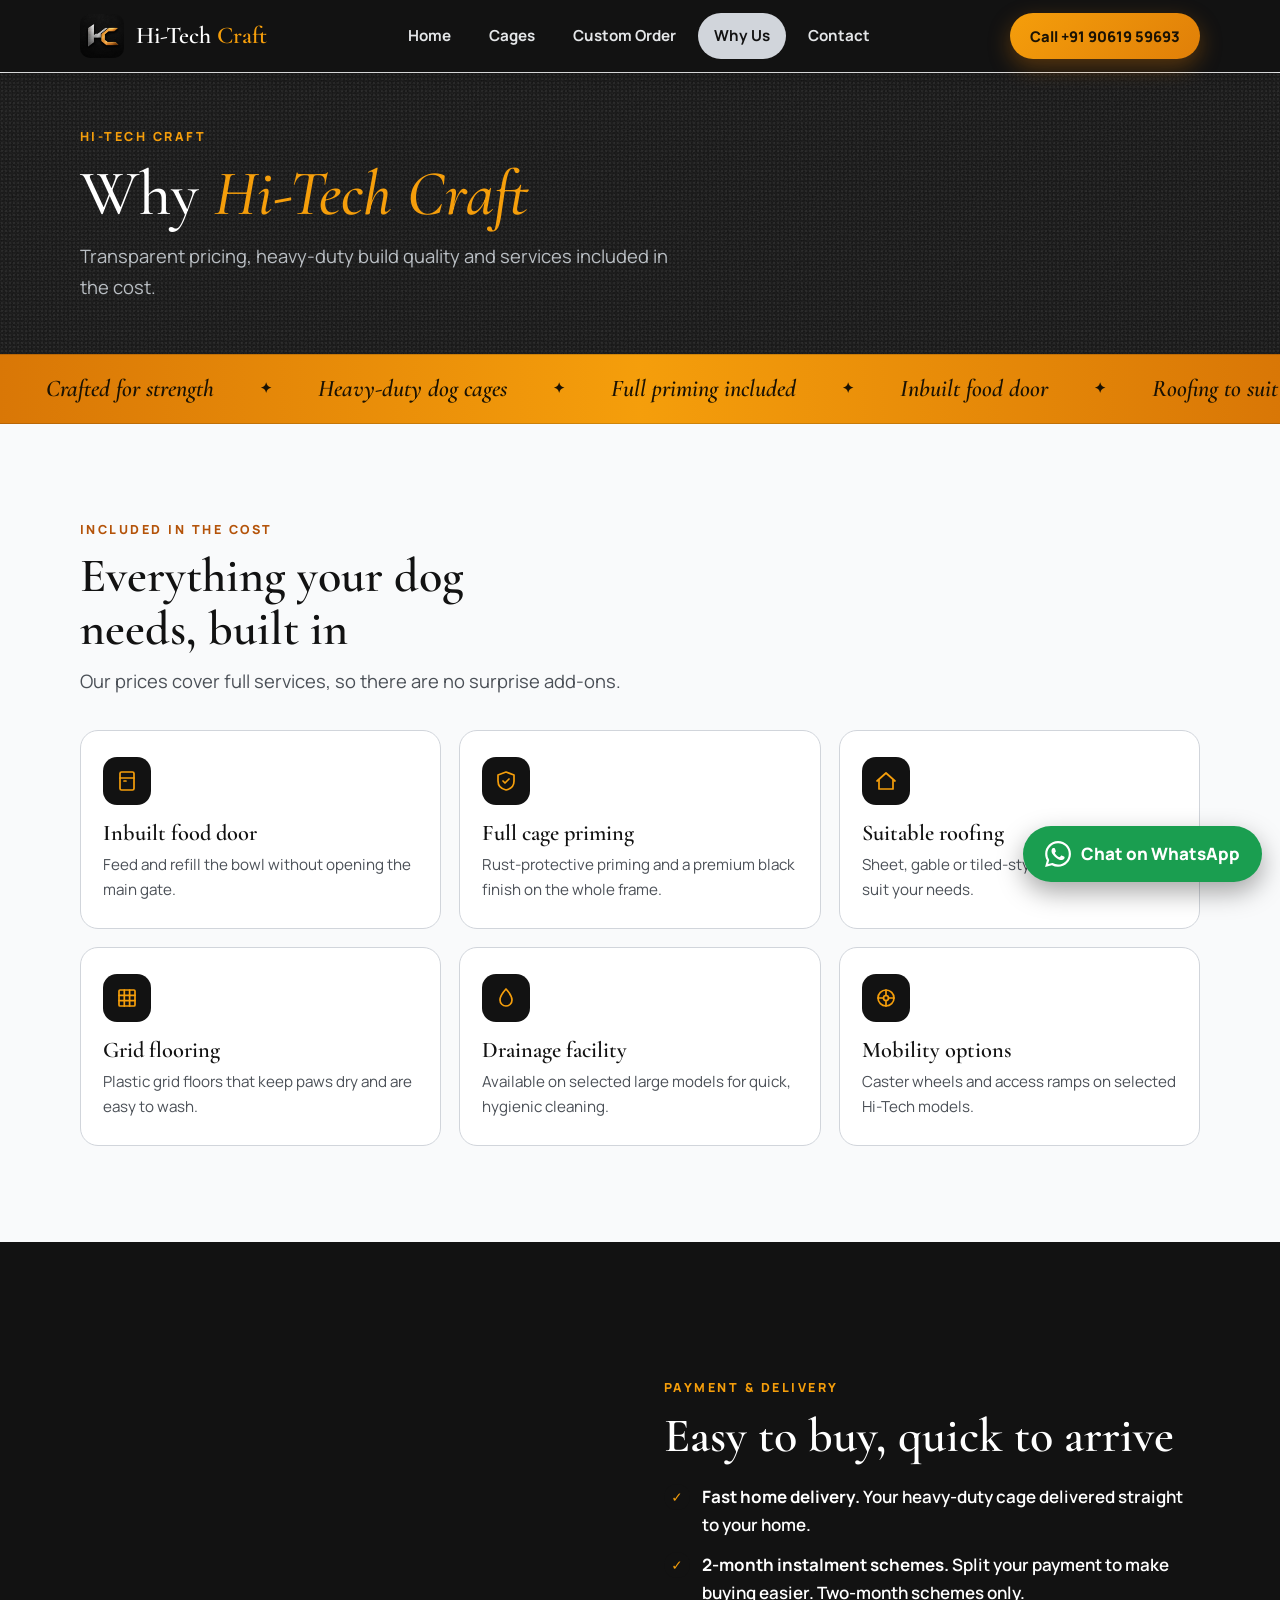
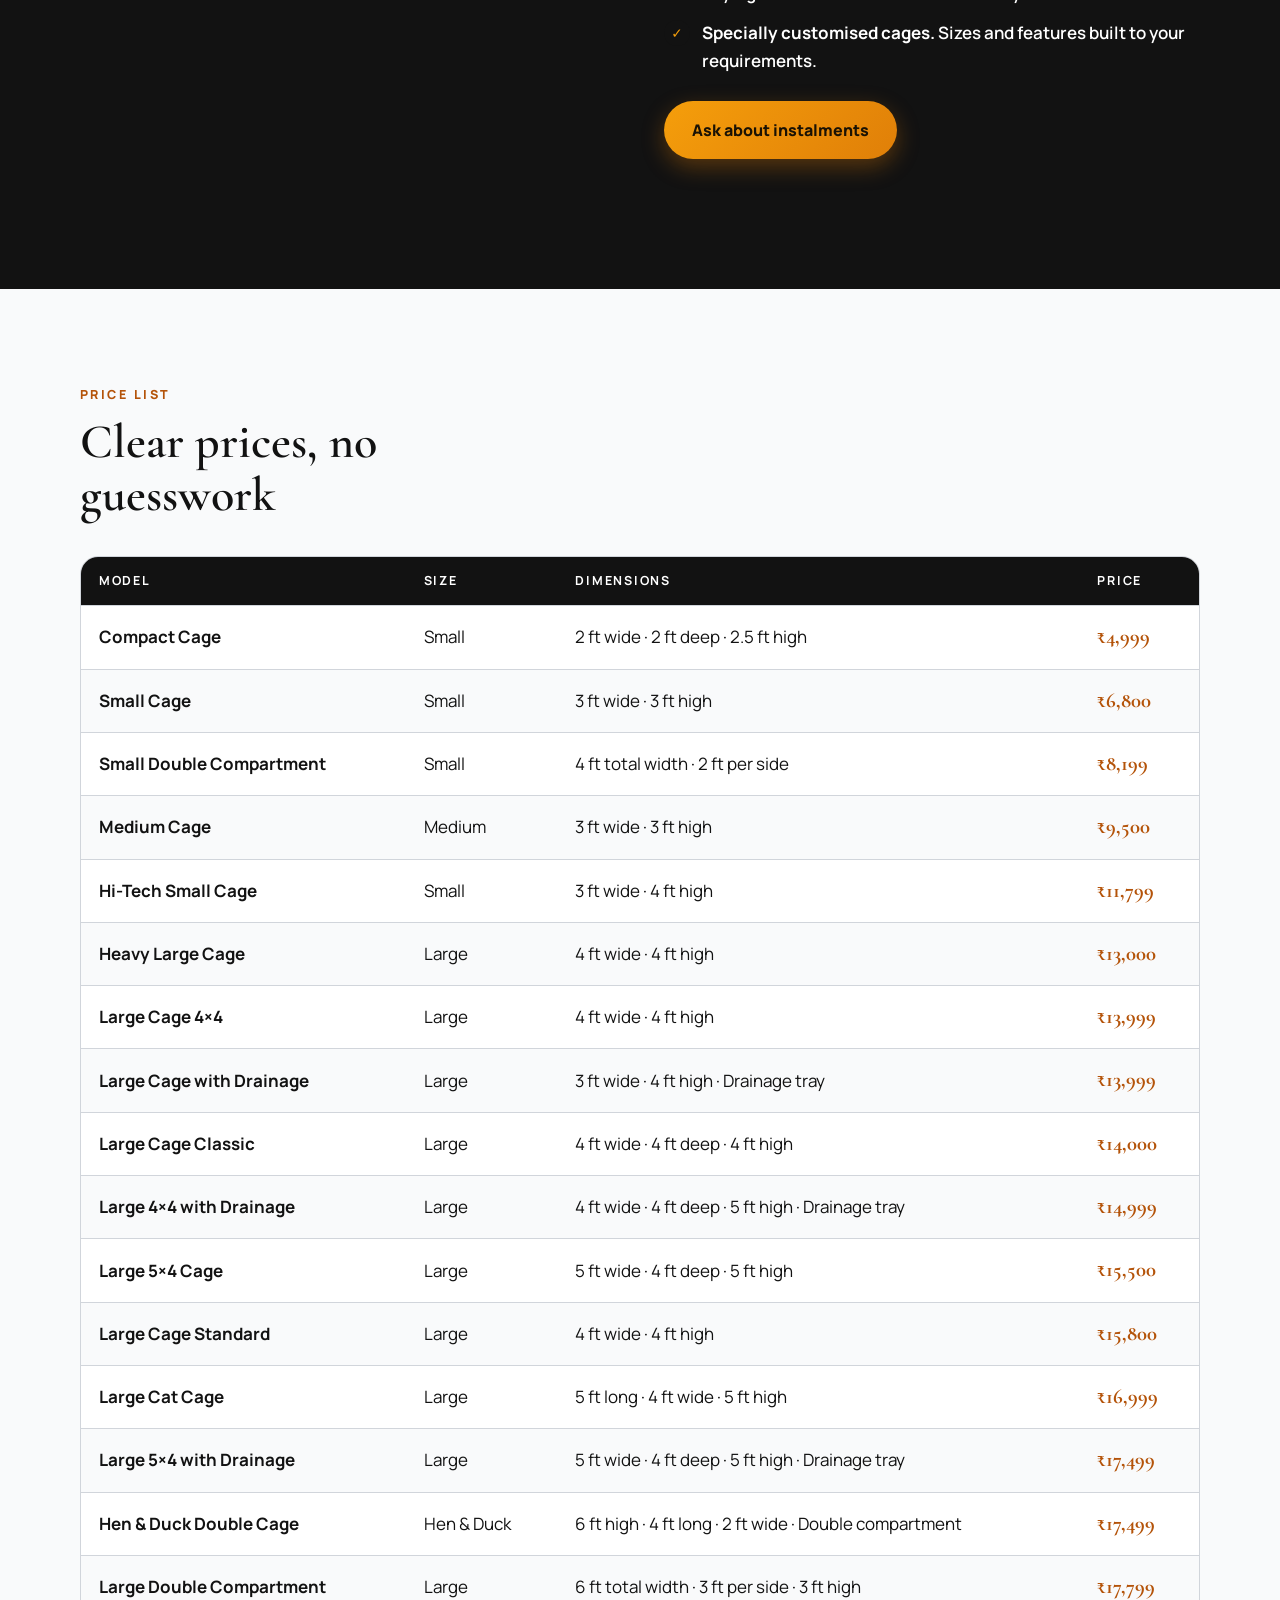
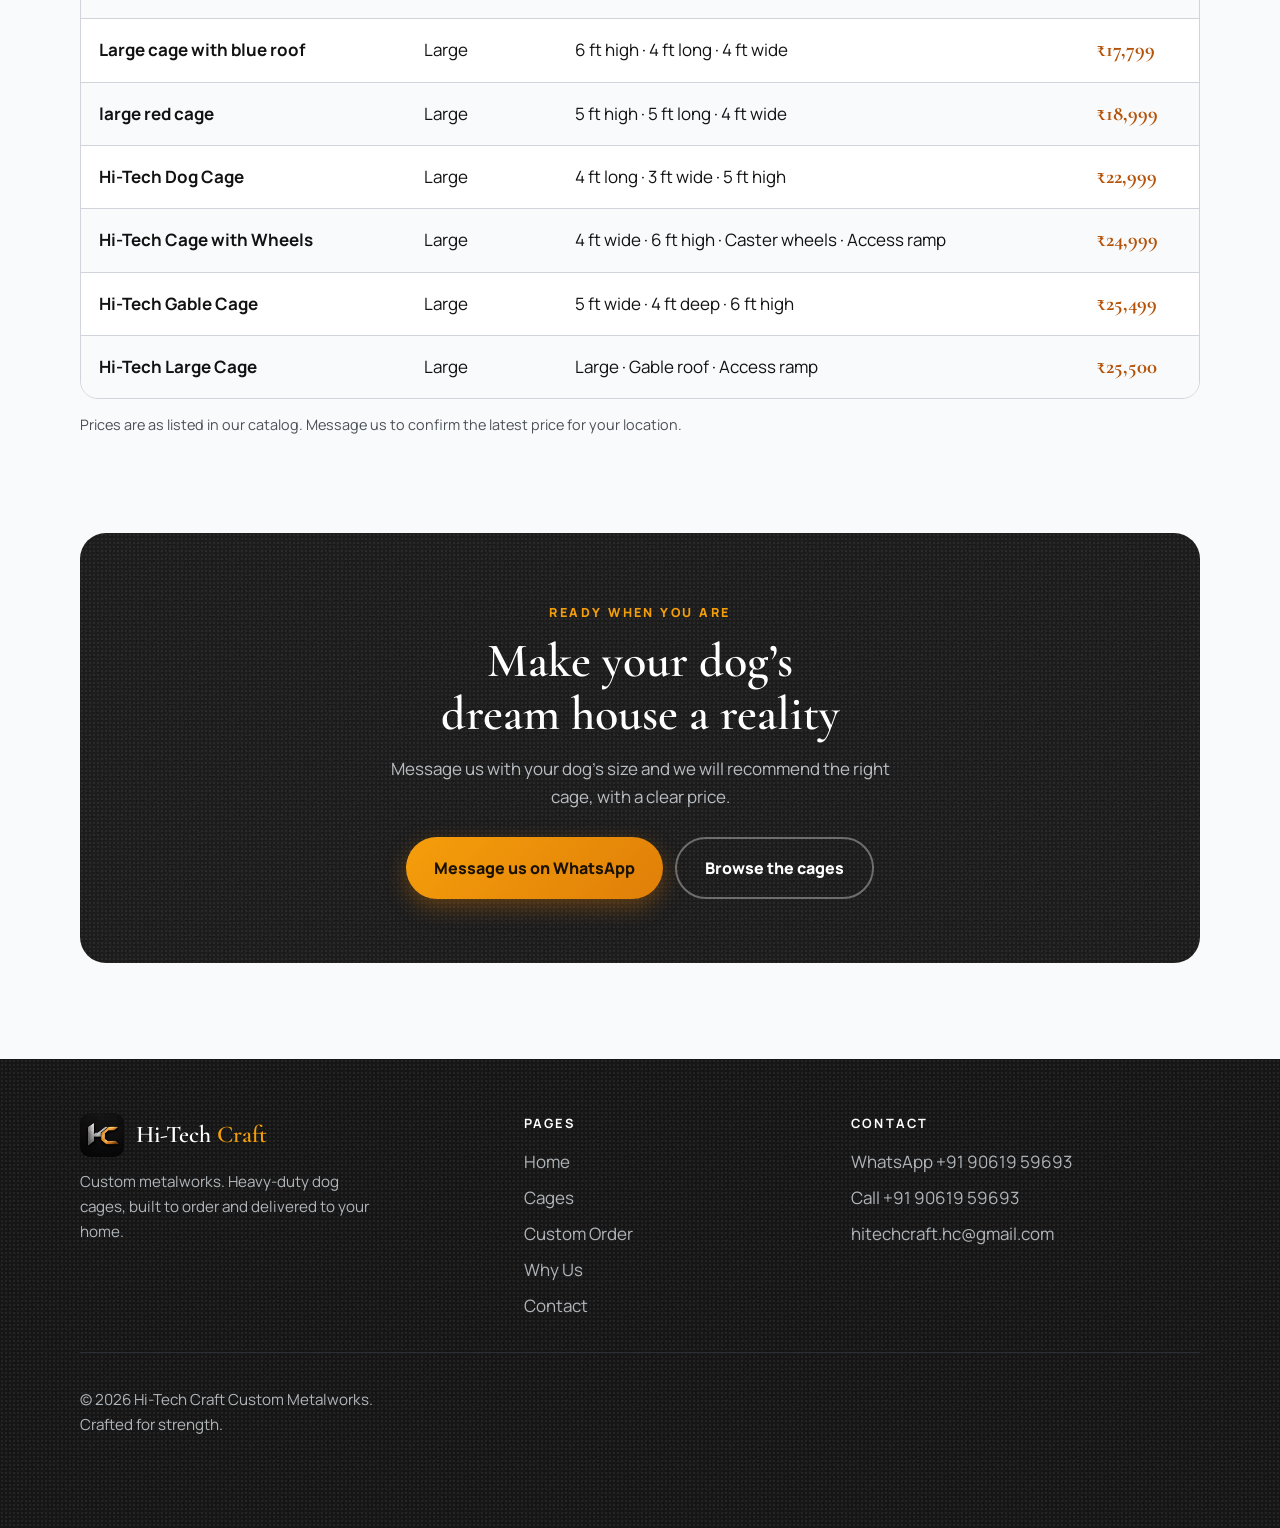
<file: why-us.html>
<!doctype html>
<html lang="en">
<head>
<meta charset="utf-8">
<meta name="viewport" content="width=device-width,initial-scale=1">
<title>Why Us | Hi-Tech Craft</title>
<meta name="description" content="Why choose Hi-Tech Craft: what is included in every cage, home delivery, 2-month instalments and the full price list.">
<link rel="preconnect" href="https://fonts.googleapis.com"><link rel="preconnect" href="https://fonts.gstatic.com" crossorigin>
<link href="https://fonts.googleapis.com/css2?family=Cormorant+Garamond:ital,wght@0,500;0,600;0,700;1,500&family=Manrope:wght@500;600;700;800&display=swap" rel="stylesheet">
<link rel="stylesheet" href="css/style.css">
<script>(function(){var d=document.documentElement;try{if(matchMedia('(prefers-reduced-motion: reduce)').matches)return;d.classList.add('mo');if(document.getElementById&&/(^|\/)(index\.html)?$/.test(location.pathname)&&!sessionStorage.getItem('htc_intro')){d.classList.add('intro');sessionStorage.setItem('htc_intro','1')}setTimeout(function(){d.classList.add('go')},4500)}catch(e){}})()</script>
</head>
<body>
<div id="progress"></div>
<header class="site-header"><div class="wrap nav">
<a class="brand" href="index.html"><img src="img/c00.jpg" alt=""><b>Hi-Tech <i>Craft</i></b></a>
<ul class="menu"><li><a href="index.html">Home</a></li><li><a href="catalog.html">Cages</a></li><li><a href="custom.html">Custom Order</a></li><li><a href="why-us.html" class="active" aria-current="page">Why Us</a></li><li><a href="contact.html">Contact</a></li></ul>
<a class="btn btn-gold btn-sm btn-call" href="tel:+919061959693">Call +91 90619 59693</a>
<button class="burger" aria-label="Open menu" aria-expanded="false">Menu</button>
</div></header>
<section class="phead"><div class="wrap"><span class="eyebrow">Hi-Tech Craft</span><h1>Why <em>Hi-Tech Craft</em></h1><p class="lead">Transparent pricing, heavy-duty build quality and services included in the cost.</p></div></section>
<div class="marquee" aria-hidden="true"><div class="mq"><span>Crafted for strength</span><span>Heavy-duty dog cages</span><span>Full priming included</span><span>Inbuilt food door</span><span>Roofing to suit you</span><span>Made to order</span><span>2-month instalments</span><span>Fast home delivery</span><span>Crafted for strength</span><span>Heavy-duty dog cages</span><span>Full priming included</span><span>Inbuilt food door</span><span>Roofing to suit you</span><span>Made to order</span><span>2-month instalments</span><span>Fast home delivery</span></div></div>
<section class="sec"><div class="wrap">
<div class="sec-head"><span class="eyebrow">Included in the cost</span><h2>Everything your dog needs, built in</h2><p class="lead">Our prices cover full services, so there are no surprise add-ons.</p></div>
<div class="feats feats-3"><div class="feat rv"><div class="ic"><svg viewBox="0 0 24 24" fill="none" stroke="currentColor" stroke-width="1.7" stroke-linecap="round" stroke-linejoin="round"><rect x="5" y="3" width="14" height="18" rx="1.5"/><path d="M9 12h2"/><path d="M5 9h14"/></svg></div><h3>Inbuilt food door</h3><p>Feed and refill the bowl without opening the main gate.</p></div><div class="feat rv"><div class="ic"><svg viewBox="0 0 24 24" fill="none" stroke="currentColor" stroke-width="1.7" stroke-linecap="round" stroke-linejoin="round"><path d="M12 3l8 3v6c0 5-3.5 8-8 9-4.5-1-8-4-8-9V6z"/><path d="M9 12l2 2 4-4"/></svg></div><h3>Full cage priming</h3><p>Rust-protective priming and a premium black finish on the whole frame.</p></div><div class="feat rv"><div class="ic"><svg viewBox="0 0 24 24" fill="none" stroke="currentColor" stroke-width="1.7" stroke-linecap="round" stroke-linejoin="round"><path d="M3 12l9-8 9 8"/><path d="M5 11v9h14v-9"/></svg></div><h3>Suitable roofing</h3><p>Sheet, gable or tiled-style roofing, chosen to suit your needs.</p></div><div class="feat rv"><div class="ic"><svg viewBox="0 0 24 24" fill="none" stroke="currentColor" stroke-width="1.7" stroke-linecap="round" stroke-linejoin="round"><rect x="4" y="4" width="16" height="16" rx="1"/><path d="M4 9.3h16M4 14.6h16M9.3 4v16M14.6 4v16"/></svg></div><h3>Grid flooring</h3><p>Plastic grid floors that keep paws dry and are easy to wash.</p></div><div class="feat rv"><div class="ic"><svg viewBox="0 0 24 24" fill="none" stroke="currentColor" stroke-width="1.7" stroke-linecap="round" stroke-linejoin="round"><path d="M12 3s6 6.5 6 11a6 6 0 01-12 0c0-4.5 6-11 6-11z"/></svg></div><h3>Drainage facility</h3><p>Available on selected large models for quick, hygienic cleaning.</p></div><div class="feat rv"><div class="ic"><svg viewBox="0 0 24 24" fill="none" stroke="currentColor" stroke-width="1.7" stroke-linecap="round" stroke-linejoin="round"><circle cx="12" cy="12" r="8"/><circle cx="12" cy="12" r="2.5"/><path d="M12 4v5.5M12 14.5V20M4 12h5.5M14.5 12H20"/></svg></div><h3>Mobility options</h3><p>Caster wheels and access ramps on selected Hi-Tech models.</p></div></div>
</div></section>
<section class="sec" style="background:var(--ink);color:#fff"><div class="wrap"><div class="split">
<div class="frame"><img src="img/c16.jpg" alt="Large dog cage with drainage" loading="lazy"></div>
<div><span class="eyebrow" style="color:var(--gold)">Payment &amp; delivery</span><h2 style="color:#fff;margin-top:10px">Easy to buy, quick to arrive</h2>
<ul class="tick"><li><span><b>Fast home delivery.</b> Your heavy-duty cage delivered straight to your home.</span></li><li><span><b>2-month instalment schemes.</b> Split your payment to make buying easier. Two-month schemes only.</span></li><li><span><b>Specially customised cages.</b> Sizes and features built to your requirements.</span></li></ul>
<a class="btn btn-gold" target="_blank" rel="noopener" href="https://wa.me/919061959693?text=Hi%20Hi-Tech%20Craft%2C%20I%27d%20like%20to%20know%20more%20about%20your%20dog%20cages.">Ask about instalments</a></div>
</div></div></section>
<section class="sec"><div class="wrap">
<div class="sec-head"><span class="eyebrow">Price list</span><h2>Clear prices, no guesswork</h2></div>
<div class="tscroll"><table class="ptable"><thead><tr><th>Model</th><th>Size</th><th>Dimensions</th><th>Price</th></tr></thead><tbody id="priceTable"></tbody></table></div>
<p class="fnote">Prices are as listed in our catalog. Message us to confirm the latest price for your location.</p>
</div></section>
<section class="sec" style="padding-top:0"><div class="wrap"><div class="band rv"><span class="eyebrow">Ready when you are</span><h2>Make your dog’s dream house a reality</h2><p>Message us with your dog’s size and we will recommend the right cage, with a clear price.</p>
<div class="cta-row"><a class="btn btn-gold" target="_blank" rel="noopener" href="https://wa.me/919061959693?text=Hi%20Hi-Tech%20Craft%2C%20I%27d%20like%20to%20know%20more%20about%20your%20dog%20cages.">Message us on WhatsApp</a><a class="btn btn-ghost" href="catalog.html">Browse the cages</a></div></div></div></section>
<footer class="footer"><div class="wrap">
<div class="foot-grid">
<div><a class="brand" href="index.html"><img src="img/c00.jpg" alt=""><b>Hi-Tech <i>Craft</i></b></a><p>Custom metalworks. Heavy-duty dog cages, built to order and delivered to your home.</p></div>
<div><h4>Pages</h4><ul><li><a href="index.html">Home</a></li><li><a href="catalog.html">Cages</a></li><li><a href="custom.html">Custom Order</a></li><li><a href="why-us.html">Why Us</a></li><li><a href="contact.html">Contact</a></li></ul></div>
<div><h4>Contact</h4><ul><li><a target="_blank" rel="noopener" href="https://wa.me/919061959693?text=Hi%20Hi-Tech%20Craft%2C%20I%27d%20like%20to%20know%20more%20about%20your%20dog%20cages.">WhatsApp +91 90619 59693</a></li><li><a href="tel:+919061959693">Call +91 90619 59693</a></li><li><a href="mailto:hitechcraft.hc@gmail.com">hitechcraft.hc@gmail.com</a></li></ul></div>
</div>
<p class="foot-bot">© <span data-year></span> Hi-Tech Craft Custom Metalworks. Crafted for strength.</p>
</div></footer>
<a class="fab" target="_blank" rel="noopener" href="https://wa.me/919061959693?text=Hi%20Hi-Tech%20Craft%2C%20I%27d%20like%20to%20know%20more%20about%20your%20dog%20cages."><svg viewBox="0 0 24 24" fill="currentColor"><path d="M17.47 14.38c-.3-.15-1.76-.87-2.03-.97-.27-.1-.47-.15-.67.15-.2.3-.77.97-.94 1.16-.17.2-.35.22-.64.08-.3-.15-1.26-.46-2.39-1.48-.88-.79-1.48-1.76-1.65-2.06-.17-.3-.02-.46.13-.6.13-.13.3-.35.45-.52.15-.17.2-.3.3-.5.1-.2.05-.37-.03-.52-.07-.15-.67-1.61-.92-2.2-.24-.58-.49-.5-.67-.51h-.57c-.2 0-.52.07-.79.37-.27.3-1.04 1.02-1.04 2.48 0 1.46 1.07 2.88 1.21 3.07.15.2 2.1 3.2 5.08 4.49.71.3 1.26.49 1.69.62.71.23 1.36.2 1.87.12.57-.09 1.76-.72 2-1.41.25-.7.25-1.29.17-1.41-.07-.13-.27-.2-.57-.35m-5.42 7.4h-.01a9.87 9.87 0 01-5.03-1.38l-.36-.21-3.74.98 1-3.65-.24-.37a9.86 9.86 0 01-1.51-5.26c0-5.45 4.44-9.88 9.89-9.88 2.64 0 5.12 1.03 6.99 2.9a9.83 9.83 0 012.89 6.99c0 5.45-4.44 9.88-9.88 9.88m8.41-18.3A11.82 11.82 0 0012.05 0C5.5 0 .16 5.34.16 11.89c0 2.1.55 4.14 1.59 5.95L.06 24l6.3-1.65a11.88 11.88 0 005.69 1.45h.01c6.55 0 11.89-5.34 11.89-11.89 0-3.18-1.24-6.17-3.48-8.41z"/></svg> Chat on WhatsApp</a>
<div class="modal" id="modal"></div>
<script src="js/products.js"></script>
<script src="js/app.js"></script>
<script>
(function(){var t=document.getElementById('priceTable');if(!t||typeof PRODUCTS==='undefined')return;
t.innerHTML=PRODUCTS.slice().sort(function(a,b){return a.price-b.price}).map(function(p){
return '<tr><td><b>'+p.name+'</b></td><td>'+p.size+'</td><td>'+p.dims.join(' · ')+'</td><td class="pr">₹'+p.price.toLocaleString('en-IN')+'</td></tr>'}).join('');})();
</script>
</body>
</html>
</file>
<file: css/style.css>
:root{
  --ink:#121212; --ink-2:#1a1a1a; --steel:#b0b5b9; --card:#ffffff; --wheat:#d1d5db;
  --amber:#b45309; --gold:#f59e0b; --gold-soft:#f6c365;
  --paper:#f9fafb; --white:#fff; --line:#d1d5db; --muted:#4b5057;
  --wa:#1a9e50;
  --serif:'Cormorant Garamond',Georgia,serif;
  --sans:'Manrope',system-ui,-apple-system,'Segoe UI',sans-serif;
}
*{box-sizing:border-box;margin:0;padding:0}
html{scroll-behavior:smooth;scroll-padding-top:84px}
body{padding-top:73px;font-family:var(--sans);background:var(--paper);color:var(--ink);line-height:1.65;font-size:17px;overflow-x:hidden}
img{max-width:100%;display:block}
a{color:inherit;text-decoration:none}
button{font:inherit;cursor:pointer;border:0;background:none;color:inherit}
:focus-visible{outline:3px solid var(--gold);outline-offset:3px}
.wrap{width:min(1120px,100% - 40px);margin-inline:auto}
h1,h2,h3{font-family:var(--serif);font-weight:600;line-height:1.1}
h2{font-size:clamp(2rem,4.6vw,3rem)}
.eyebrow{font-size:.78rem;letter-spacing:.2em;text-transform:uppercase;font-weight:800;color:var(--amber)}
.dark .eyebrow,.hero .eyebrow,.band .eyebrow,.phead .eyebrow{color:var(--gold)}
.lead{font-size:1.15rem;color:var(--muted);max-width:56ch}
.sec{padding:clamp(56px,8vw,96px) 0}
.sec-head{margin-bottom:34px;display:flex;flex-direction:column;gap:10px}
.sec-head h2{max-width:20ch}
.center{align-items:center;text-align:center}
.center h2{max-width:none}

/* header */
.site-header{position:fixed;top:0;left:0;right:0;z-index:100;background:var(--ink);color:#fff;box-shadow:0 2px 16px rgba(0,0,0,.25)}
.nav{display:flex;align-items:center;justify-content:space-between;gap:18px;min-height:72px}
.brand{display:flex;align-items:center;gap:12px}
.brand img{width:44px;height:44px;border-radius:10px}
.brand b{color:#fff;font-family:var(--serif);font-size:1.5rem;font-weight:600;line-height:1}
.brand b i{font-style:normal;color:var(--gold)}
.menu{display:flex;gap:6px;list-style:none}
.menu a{display:block;padding:10px 16px;border-radius:999px;font-weight:700;font-size:.95rem;color:#e4e6e8}
.menu a:hover{background:rgba(255,255,255,.1)}
.menu a.active{background:var(--wheat);color:var(--ink)}
.burger{display:none;width:48px;height:48px;border-radius:12px;border:1px solid rgba(255,255,255,.3);font-weight:800;font-size:.8rem}

/* buttons */
.btn{display:inline-flex;align-items:center;justify-content:center;gap:10px;padding:16px 28px;min-height:54px;border-radius:999px;font-weight:800;font-size:1rem;transition:transform .2s,box-shadow .2s,background .2s}
.btn svg{width:20px;height:20px;flex:none}
.btn:hover{transform:translateY(-2px)}
.btn-gold{background:linear-gradient(135deg,var(--gold),#e07f08);color:#1a1204;box-shadow:0 8px 22px rgba(217,119,6,.35)}
.btn-wa{background:var(--wa);color:#fff}
.btn-wa:hover{background:#158545}
.btn-ghost{border:2px solid rgba(255,255,255,.35);color:#fff}
.btn-ghost:hover{background:var(--card);color:var(--ink)}
.btn-line{border:2px solid var(--ink)}
.btn-line:hover{background:var(--ink);color:#fff}
.btn-sm{padding:11px 20px;min-height:44px;font-size:.92rem}
.cta-row{display:flex;gap:12px;flex-wrap:wrap}

/* hero */
.hero{background:radial-gradient(900px 500px at 85% 10%,rgba(217,119,6,.18),transparent 60%),var(--ink);color:#fff;padding:56px 0 70px}
.hero-grid{display:grid;grid-template-columns:1.05fr 1fr;gap:48px;align-items:center}
.hero h1,.phead h1,.band h2{color:#fff}
.hero h1{font-size:clamp(2.7rem,6vw,4.8rem);font-weight:500;margin:16px 0 18px}
.hero h1 em{color:var(--gold);font-style:italic}
.hero .lead{color:#b9bec3;margin-bottom:28px}
.perks{display:flex;gap:10px 22px;flex-wrap:wrap;margin-top:28px;list-style:none;color:#e4e6e8;font-weight:600;font-size:.95rem}
.perks li::before{content:"✓";color:var(--gold);font-weight:800;margin-right:8px}

/* carousel */
.carousel{position:relative;border-radius:22px;overflow:hidden;background:#000;aspect-ratio:4/4.3;box-shadow:0 30px 60px rgba(0,0,0,.45)}
.car-track{display:flex;height:100%;transition:transform .7s ease}
.car-slide{flex:0 0 100%;position:relative;height:100%}
.car-slide img{width:100%;height:100%;object-fit:cover}
.car-slide::after{content:"";position:absolute;inset:0;background:linear-gradient(to top,rgba(0,0,0,.8),transparent 45%)}
.car-cap{position:absolute;left:20px;right:20px;bottom:20px;z-index:2;display:flex;justify-content:space-between;align-items:flex-end;gap:12px}
.car-cap h3{font-size:1.6rem;color:#fff}
.car-cap small{color:var(--gold-soft);font-weight:700;font-size:.85rem}
.car-cap .pr{font-family:var(--serif);font-size:1.8rem;font-weight:700;color:var(--gold-soft)}
.arrow{width:46px;height:46px;border-radius:50%;background:rgba(18,18,18,.65);color:#fff;display:grid;place-items:center;border:1px solid rgba(255,255,255,.35)}
.arrow:hover{background:var(--gold);color:#1a1204}
.arrow svg{width:20px;height:20px}
.car-ctrl{position:absolute;top:50%;left:12px;right:12px;display:flex;justify-content:space-between;transform:translateY(-50%);z-index:3;pointer-events:none}
.car-ctrl .arrow{pointer-events:auto}
.dots{position:absolute;top:16px;left:0;right:0;display:flex;justify-content:center;gap:8px;z-index:3}
.dots button{width:10px;height:10px;border-radius:50%;background:rgba(255,255,255,.5)}
.dots button.on{background:var(--gold);width:26px;border-radius:6px}

/* size cards */
.sizes{display:grid;grid-template-columns:repeat(3,1fr);gap:20px}
.size{position:relative;border-radius:20px;overflow:hidden;aspect-ratio:4/3.3;display:flex;align-items:flex-end;padding:22px;color:#fff;isolation:isolate}
.size img{position:absolute;inset:0;width:100%;height:100%;object-fit:cover;z-index:-2;transition:transform .6s}
.size::before{content:"";position:absolute;inset:0;background:linear-gradient(to top,rgba(0,0,0,.85),rgba(0,0,0,.05) 65%);z-index:-1}
.size:hover img{transform:scale(1.05)}
.size h3{font-size:2rem;color:#fff}
.size p{font-size:.95rem;color:#e4e6e8}
.size b{color:var(--gold-soft)}
.more-types{margin-top:22px;display:flex;gap:10px;flex-wrap:wrap;align-items:center}
.more-types span{font-weight:700;color:var(--muted)}

/* features */
.feats{display:grid;grid-template-columns:repeat(4,1fr);gap:18px}
.feat{background:var(--card);border:1px solid var(--line);border-radius:18px;padding:26px 22px}
.feat .ic{width:48px;height:48px;border-radius:14px;background:var(--ink);color:var(--gold);display:grid;place-items:center;margin-bottom:16px}
.feat .ic svg{width:24px;height:24px}
.feat h3{font-size:1.4rem;margin-bottom:6px}
.feat p{color:var(--muted);font-size:.95rem}

/* steps */
.steps{display:grid;grid-template-columns:repeat(3,1fr);gap:20px;counter-reset:s}
.step{counter-increment:s;background:var(--card);border:1px solid var(--line);border-radius:18px;padding:26px}
.step::before{content:counter(s);display:grid;place-items:center;width:44px;height:44px;border-radius:50%;background:var(--ink);color:var(--gold);font-weight:800;margin-bottom:14px}
.step h3{font-size:1.5rem;margin-bottom:6px}
.step p{color:var(--muted)}

/* band */
.band{background:var(--ink);color:#fff;border-radius:26px;padding:clamp(36px,6vw,64px);text-align:center}
.band h2{max-width:18ch;margin:10px auto 14px}
.band p{color:#b9bec3;max-width:50ch;margin:0 auto 26px}
.band .cta-row{justify-content:center}

/* product cards */
.pgrid{display:grid;grid-template-columns:repeat(3,1fr);gap:22px}
.pcard{background:var(--card);border:1px solid var(--line);border-radius:18px;overflow:hidden;display:flex;flex-direction:column;color:var(--ink)}
.pimg{aspect-ratio:1/.9;overflow:hidden;position:relative;background:#e5e7ea;cursor:pointer;display:block;width:100%}
.pimg img{width:100%;height:100%;object-fit:cover;transition:transform .5s}
.pimg:hover img{transform:scale(1.04)}
.ptag{position:absolute;top:12px;left:12px;display:flex;gap:6px;flex-wrap:wrap}
.ptag span{background:rgba(18,18,18,.92);color:var(--gold);font-size:.72rem;letter-spacing:.06em;text-transform:uppercase;font-weight:800;padding:5px 10px;border-radius:999px}
.pbody{padding:18px 20px 20px;display:flex;flex-direction:column;gap:6px;flex:1}
.pbody h3{font-size:1.5rem}
.pdims{font-size:.92rem;color:var(--muted)}
.price{font-family:var(--serif);font-size:2rem;font-weight:700;color:var(--amber);line-height:1.1;margin-top:4px}
.pact{display:flex;gap:10px;margin-top:auto;padding-top:14px}
.pact .btn{flex:1;padding-inline:14px}

/* filters */
.filters{display:flex;gap:12px;flex-wrap:wrap;justify-content:space-between;align-items:center;margin-bottom:12px}
.chips{display:flex;gap:8px;flex-wrap:wrap}
.chip{padding:11px 20px;min-height:46px;border-radius:999px;border:2px solid #b0b5b9;background:var(--card);font-weight:800;font-size:.95rem}
.chip:hover{border-color:var(--ink)}
.chip.on{background:var(--ink);color:var(--gold);border-color:var(--ink)}
select{font:inherit;font-weight:700;padding:11px 14px;min-height:46px;border-radius:12px;border:2px solid #b0b5b9;background:var(--card);color:var(--ink)}
.count{color:var(--muted);margin-bottom:22px}
.empty{grid-column:1/-1;text-align:center;padding:50px 0;color:var(--muted)}

/* page head */
.phead{background:var(--ink);color:#fff;padding:48px 0 52px}
.phead h1{font-size:clamp(2.4rem,5.5vw,4rem);font-weight:500;margin:10px 0 12px}
.phead h1 em{color:var(--gold);font-style:italic}
.phead .lead{color:#b9bec3}

/* split */
.split{display:grid;grid-template-columns:1fr 1fr;gap:48px;align-items:center}
.frame{border-radius:22px;overflow:hidden;aspect-ratio:4/3.4}
.frame img{width:100%;height:100%;object-fit:cover}
.tick{list-style:none;margin:20px 0 26px;display:grid;gap:12px}
.tick li{display:flex;gap:12px;font-weight:600}
.tick li::before{content:"✓";flex:none;width:26px;height:26px;border-radius:50%;background:var(--ink);color:var(--gold);display:grid;place-items:center;font-size:.85rem;font-weight:800;margin-top:1px}
.opts{display:flex;flex-wrap:wrap;gap:10px;margin:20px 0 26px}
.opts span{padding:9px 16px;border:2px solid #b0b5b9;border-radius:999px;font-weight:700;font-size:.92rem;background:var(--card)}

/* contact + form */
.contact-grid{display:grid;grid-template-columns:.9fr 1.1fr;gap:40px;align-items:start}
.ccard{display:flex;gap:16px;align-items:center;padding:20px;border-radius:16px;background:var(--card);border:1px solid var(--line);margin-bottom:14px}
.ccard:hover{border-color:var(--amber)}
.ccard .ic{flex:none;width:52px;height:52px;border-radius:14px;display:grid;place-items:center;background:var(--ink);color:var(--gold)}
.ccard .ic svg{width:26px;height:26px}
.ccard small{display:block;font-size:.75rem;letter-spacing:.14em;text-transform:uppercase;color:var(--muted);font-weight:800}
.ccard b{font-size:1.1rem;word-break:break-word}
form.card{background:var(--card);border:1px solid var(--line);border-radius:22px;padding:clamp(22px,4vw,38px)}
form h2{font-size:2rem;margin-bottom:6px}
form>p{color:var(--muted);margin-bottom:20px}
.row{display:grid;grid-template-columns:1fr 1fr;gap:14px}
.field{margin-bottom:16px;display:flex;flex-direction:column;gap:6px}
.field label{font-weight:800;font-size:.9rem}
.field input,.field select,.field textarea{font:inherit;padding:14px 16px;min-height:52px;border-radius:12px;border:2px solid #b0b5b9;background:var(--card);color:var(--ink);width:100%}
.field input:focus,.field select:focus,.field textarea:focus{outline:0;border-color:var(--amber)}
.field textarea{min-height:110px;resize:vertical}
.fnote{font-size:.9rem;color:var(--muted);margin-top:14px}
.fnote a{text-decoration:underline}

/* footer */
.footer{background:#0b0b0b;color:#b0b5b9;padding:54px 0 90px}
.foot-grid{display:grid;grid-template-columns:1.4fr 1fr 1.2fr;gap:36px;padding-bottom:32px;border-bottom:1px solid #2b2e32}
.footer h4{font-family:var(--sans);font-size:.8rem;letter-spacing:.18em;text-transform:uppercase;color:#fff;margin-bottom:14px}
.footer ul{list-style:none;display:grid;gap:8px}
.footer a:hover{color:var(--gold)}
.footer .brand b{color:#fff}
.footer p{margin-top:12px;max-width:34ch;font-size:.95rem}
.foot-bot{padding-top:22px;font-size:.88rem}

/* floating whatsapp */
.fab{position:fixed;right:18px;bottom:18px;z-index:90;display:flex;align-items:center;gap:10px;padding:14px 22px;border-radius:999px;background:var(--wa);color:#fff;font-weight:800;box-shadow:0 10px 26px rgba(0,0,0,.35)}
.fab svg{width:26px;height:26px}
.fab:hover{background:#158545}

/* modal */
.modal{position:fixed;inset:0;z-index:300;display:none;align-items:center;justify-content:center;padding:16px}
.modal.open{display:flex}
.modal-bg{position:absolute;inset:0;background:rgba(0,0,0,.8)}
.modal-box{position:relative;background:var(--card);border-radius:22px;width:min(960px,100%);max-height:92vh;overflow:auto;display:grid;grid-template-columns:1.05fr 1fr}
.modal-gal{background:var(--ink-2);position:relative}
.modal-gal .mimg{width:100%;height:100%;object-fit:cover;aspect-ratio:1/1.05}
.mthumbs{position:absolute;left:14px;bottom:14px;display:flex;gap:8px}
.mthumbs button{width:56px;height:56px;border-radius:10px;overflow:hidden;border:3px solid transparent;opacity:.75}
.mthumbs button.on{border-color:var(--gold);opacity:1}
.mthumbs img{width:100%;height:100%;object-fit:cover}
.modal-info{padding:clamp(22px,4vw,38px);display:flex;flex-direction:column;gap:12px}
.modal-info h3{font-size:2.2rem}
.modal-info .price{font-size:2.4rem}
.spec{display:flex;flex-wrap:wrap;gap:8px}
.spec span{background:#eef0f2;border:1px solid var(--line);border-radius:10px;padding:8px 12px;font-weight:700;font-size:.92rem}
.mclose{position:absolute;top:12px;right:12px;z-index:5;width:46px;height:46px;border-radius:50%;background:rgba(18,18,18,.88);color:#fff;font-size:1.3rem;font-weight:800}
.mclose:hover{background:var(--gold);color:var(--ink)}
.modal-gal .arrow{position:absolute;top:50%;transform:translateY(-50%)}
.modal-gal .prev{left:12px}.modal-gal .next{right:12px}


@media(max-width:960px){
  .hero-grid,.split,.contact-grid{grid-template-columns:1fr;gap:34px}
  .feats{grid-template-columns:repeat(2,1fr)}
  .pgrid{grid-template-columns:repeat(2,1fr)}
  .modal-box{grid-template-columns:1fr}
  .modal-gal .mimg{aspect-ratio:4/3}
}
@media(max-width:760px){
  .burger{display:block}
  .menu{position:absolute;top:100%;left:0;right:0;background:var(--ink);flex-direction:column;padding:10px 20px 20px;display:none;border-top:1px solid #333}
  .menu.open{display:flex}
  .menu a{padding:15px 16px;font-size:1.1rem}
  .sizes,.steps,.pgrid,.feats,.row,.foot-grid{grid-template-columns:1fr}
  .size{aspect-ratio:4/2.6}
  .btn{width:100%}
  .pact .btn{width:auto}
  .cta-row{width:100%}
  .fab{left:16px;right:16px;bottom:14px;justify-content:center;padding:16px}
  .nav .btn-call{display:none}
}
@media(prefers-reduced-motion:reduce){
  *{transition:none!important;scroll-behavior:auto!important}
  .rv{opacity:1;transform:none}
}

/* why us */
.feats-3{grid-template-columns:repeat(3,1fr)}
.tscroll{overflow-x:auto;border:1px solid var(--line);border-radius:18px;background:#fff}
.ptable{width:100%;border-collapse:collapse;min-width:560px}
.ptable th{background:var(--ink);color:#fff;text-align:left;font-size:.78rem;letter-spacing:.14em;text-transform:uppercase;padding:14px 18px}
.ptable td{padding:14px 18px;border-top:1px solid var(--line)}
.ptable tbody tr:nth-child(even){background:var(--paper)}
.ptable td.pr{font-family:var(--serif);font-size:1.3rem;font-weight:700;color:var(--amber);white-space:nowrap}
.tick li b{color:#fff}
@media(max-width:960px){.feats-3{grid-template-columns:repeat(2,1fr)}}
@media(max-width:760px){.feats-3{grid-template-columns:1fr}}

/* grain texture + marquee + progress */
.hero,.phead,.band,.footer{position:relative}
.hero::before,.phead::before,.band::before,.footer::before{content:"";position:absolute;inset:0;border-radius:inherit;pointer-events:none;background-image:radial-gradient(rgba(255,255,255,.06) 1px,transparent 1px),url("data:image/svg+xml;utf8,<svg xmlns='http://www.w3.org/2000/svg' width='160' height='160'><filter id='n'><feTurbulence type='fractalNoise' baseFrequency='.8' numOctaves='2' stitchTiles='stitch'/><feColorMatrix values='0 0 0 0 1 0 0 0 0 1 0 0 0 0 1 0 0 0 .09 0'/></filter><rect width='100%' height='100%' filter='url(%23n)'/></svg>");background-size:4px 4px,160px 160px;animation:grain 1.2s steps(6) infinite}
@keyframes grain{0%{background-position:0 0,0 0}20%{background-position:0 0,-30px 20px}40%{background-position:0 0,25px -35px}60%{background-position:0 0,-40px -10px}80%{background-position:0 0,15px 30px}100%{background-position:0 0,0 0}}
.hero>.wrap,.phead>.wrap,.band>*,.footer>.wrap{position:relative;z-index:1}
.marquee{background:var(--amber);background:linear-gradient(90deg,#d97706,#f59e0b,#d97706);color:#1a1204;overflow:hidden;white-space:nowrap;padding:14px 0;border-block:1px solid rgba(0,0,0,.15)}
.marquee .mq{display:inline-flex;gap:46px;padding-left:46px;animation:mq 34s linear infinite;will-change:transform}
.marquee:hover .mq{animation-play-state:paused}
.marquee span{font-family:var(--serif);font-size:1.5rem;font-weight:600;font-style:italic;display:inline-flex;align-items:center;gap:46px}
.marquee span::after{content:"✦";font-style:normal;font-size:.9rem}
@keyframes mq{to{transform:translateX(-50%)}}
#progress{position:fixed;top:0;left:0;height:3px;width:0;background:linear-gradient(90deg,var(--amber),var(--gold));z-index:200}
@media(prefers-reduced-motion:reduce){.marquee .mq,.hero::before,.phead::before,.band::before,.footer::before{animation:none!important}}

/* =========================================================
   MOTION: opening intro, hero entrance, scroll reveals
   ========================================================= */
:root{--ease:cubic-bezier(.2,.7,.2,1)}

/* ---- opening intro (index only, once per session) ---- */
#intro{position:fixed;inset:0;z-index:1000;display:none;place-items:center;cursor:pointer;transition:opacity .35s ease}
#intro.skip{opacity:0}
.intro #intro{display:grid}
.intro body{overflow:hidden}
.in-panel{position:absolute;left:0;right:0;height:50.5%;background:#0b0b0b;will-change:transform}
.in-top{top:0;animation:inTop .95s cubic-bezier(.77,0,.18,1) 1.9s forwards}
.in-bot{bottom:0;animation:inBot .95s cubic-bezier(.77,0,.18,1) 1.9s forwards}
@keyframes inTop{to{transform:translateY(-101%)}}
@keyframes inBot{to{transform:translateY(101%)}}
.in-glow{position:absolute;left:50%;top:50%;width:min(640px,120vw);aspect-ratio:1;translate:-50% -50%;background:radial-gradient(circle,rgba(245,158,11,.22),transparent 62%);opacity:0;animation:inFade 1s ease .1s forwards,inGone .4s ease 1.8s forwards}
.in-center{position:relative;z-index:2;display:flex;flex-direction:column;align-items:center;gap:16px;text-align:center;animation:inOut .5s ease 1.7s forwards}
@keyframes inOut{to{opacity:0;transform:scale(1.07)}}
@keyframes inFade{to{opacity:1}}
@keyframes inGone{to{opacity:0}}
.in-mark{position:relative;width:104px;height:104px;margin-bottom:6px}
.in-mark img{position:absolute;inset:10px;width:84px;height:84px;border-radius:20px;animation:inLogo .8s var(--ease) .15s both}
@keyframes inLogo{from{opacity:0;transform:scale(.5) rotate(-10deg)}to{opacity:1;transform:none}}
.in-mark svg{position:absolute;inset:0;width:100%;height:100%;transform:rotate(-90deg)}
.in-mark circle{fill:none;stroke:var(--gold);stroke-width:2;stroke-linecap:round;stroke-dasharray:302;stroke-dashoffset:302;animation:inRing 1.1s ease .3s forwards}
@keyframes inRing{to{stroke-dashoffset:0}}
.in-name{display:flex;gap:.28em;overflow:hidden;padding:0 .1em .14em;font-family:var(--serif);font-weight:600;line-height:1.05;font-size:clamp(2.3rem,8vw,3.6rem);color:#fff}
.in-name span{display:inline-block;transform:translateY(115%);animation:inUp .85s var(--ease) .7s forwards}
.in-name span+span{color:var(--gold);font-style:italic;animation-delay:.85s}
@keyframes inUp{to{transform:none}}
.in-line{height:2px;width:0;background:linear-gradient(90deg,transparent,var(--gold),transparent);animation:inLine .9s ease .95s forwards}
@keyframes inLine{to{width:min(260px,60vw)}}
.in-tag{font-size:.74rem;letter-spacing:.36em;text-transform:uppercase;font-weight:800;color:var(--gold-soft);opacity:0;transform:translateY(8px);animation:inTag .7s ease 1.15s forwards}
@keyframes inTag{to{opacity:1;transform:none}}

/* ---- entrance (header, hero, page headings) ---- */
.mo .site-header{transform:translateY(-100%)}
.mo.go .site-header{transform:none;transition:transform .8s var(--ease) .1s}
.mo .hero-grid>div:first-child>*,.mo .phead .wrap>*{opacity:0;transform:translateY(34px)}
.mo.go .hero-grid>div:first-child>*,.mo.go .phead .wrap>*{opacity:1;transform:none;transition:opacity 1s var(--ease),transform 1s var(--ease)}
.mo.go .hero-grid>div:first-child>:nth-child(2),.mo.go .phead .wrap>:nth-child(2){transition-delay:.12s}
.mo.go .hero-grid>div:first-child>:nth-child(3),.mo.go .phead .wrap>:nth-child(3){transition-delay:.26s}
.mo.go .hero-grid>div:first-child>:nth-child(4){transition-delay:.4s}
.mo.go .hero-grid>div:first-child>:nth-child(5){transition-delay:.52s}
.mo .hero .carousel{opacity:0;transform:translateY(50px) scale(.95)}
.mo.go .hero .carousel{opacity:1;transform:none;transition:opacity 1.1s var(--ease) .3s,transform 1.2s var(--ease) .3s}
.mo .hero .car-cap{opacity:0;transform:translateY(16px)}
.mo.go .hero .car-cap{opacity:1;transform:none;transition:opacity .8s ease 1s,transform .8s var(--ease) 1s}
/* h1 italic word glints in after the headline lands */
.mo .hero h1 em{background:linear-gradient(100deg,var(--gold) 40%,#fff3cf 50%,var(--gold) 60%) 0 0/250% 100% no-repeat;-webkit-background-clip:text;background-clip:text;-webkit-text-fill-color:transparent}
.mo.go .hero h1 em{animation:glint 1.6s ease 1s 1 forwards}
@keyframes glint{to{background-position:100% 0}}

/* ---- hero slide slow zoom ---- */
.car-slide img{transform:scale(1.12);transition:transform 6.5s ease-out}
.car-slide.on img{transform:scale(1)}

/* ---- scroll reveal ---- */
.js .rv{opacity:0;transform:translate3d(0,34px,0);transition:opacity .85s var(--ease) var(--d,0ms),transform .95s var(--ease) var(--d,0ms)}
.js .rv[data-rv=left]{transform:translate3d(-48px,0,0)}
.js .rv[data-rv=right]{transform:translate3d(48px,0,0)}
.js .rv[data-rv=zoom]{transform:scale(.93) translate3d(0,20px,0)}
.js .rv.in{opacity:1;transform:none}
/* images wipe open */
.js .frame.rv{opacity:1;transform:none;clip-path:inset(100% 0 0 0 round 22px);transition:clip-path 1.2s cubic-bezier(.77,0,.18,1)}
.js .frame.rv.in{clip-path:inset(0 0 0 0 round 22px)}
.frame img{scale:1.14;translate:0 var(--py,0px);will-change:translate}
/* once revealed: quick, interactive hovers */
.js .rv.done{transition:transform .3s ease,box-shadow .3s ease,opacity .3s ease}
.pcard.done:hover,.feat.done:hover,.step.done:hover,.ccard.done:hover{transform:translateY(-6px);box-shadow:0 18px 36px rgba(0,0,0,.13)}
.size.done:hover{transform:translateY(-4px)}
/* headings: words rise out of a mask */
.js .w{display:inline-block;overflow:hidden;vertical-align:top;padding-bottom:.16em;margin-bottom:-.16em}
.js .w>span{display:inline-block;transform:translateY(112%);transition:transform .95s var(--ease) calc(var(--w,0)*70ms + 120ms)}
.js .rv.in .w>span{transform:none}
/* lists tick in */
.js .tick li.rv,.js .opts span.rv{transform:translate3d(-18px,0,0)}
.js .tick li.rv.in,.js .opts span.rv.in{transform:none}
/* hero drift on scroll */
.hero .carousel{translate:0 var(--hy,0px)}
/* header settles when scrolling */
.site-header .nav{transition:min-height .3s ease}
.site-header .brand img{transition:width .3s ease,height .3s ease}
.site-header.scrolled .nav{min-height:60px}
.site-header.scrolled .brand img{width:38px;height:38px}
.site-header.scrolled{box-shadow:0 4px 24px rgba(0,0,0,.4)}
/* modal */
.modal.open .modal-bg{animation:mbg .3s ease}
.modal.open .modal-box{animation:mpop .45s var(--ease)}
@keyframes mbg{from{opacity:0}}
@keyframes mpop{from{opacity:0;transform:translateY(24px) scale(.96)}}

@media(prefers-reduced-motion:reduce){
  #intro{display:none!important}
  .intro body{overflow:auto}
  .js .rv,.js .rv[data-rv],.js .frame.rv{opacity:1!important;transform:none!important;clip-path:none!important}
  .js .w>span{transform:none!important}
  .mo .site-header,.mo .hero .carousel,.mo .hero .car-cap,.mo .hero-grid>div:first-child>*,.mo .phead .wrap>*{opacity:1!important;transform:none!important}
  .frame img{scale:1;translate:none}
  .car-slide img{transform:none}
  .mo .hero h1 em{background:none;-webkit-text-fill-color:currentColor}
}
</file>
